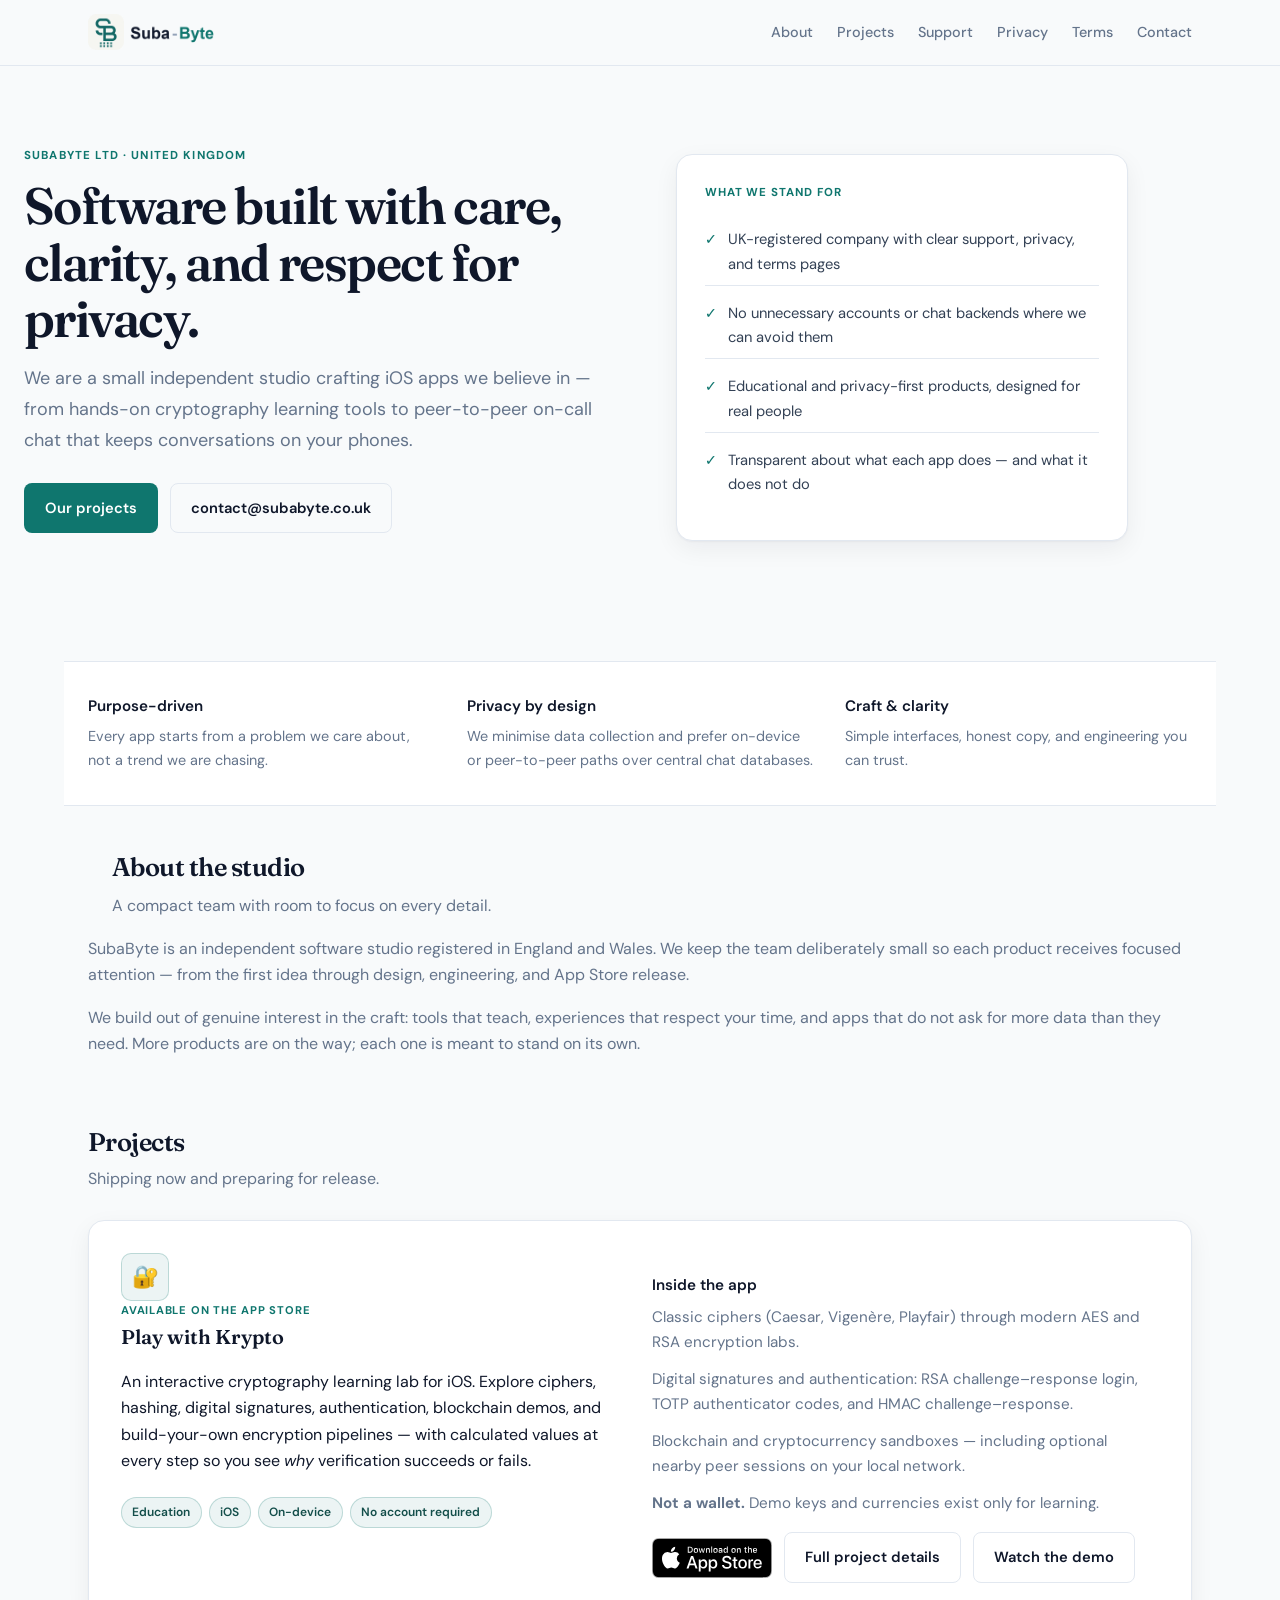
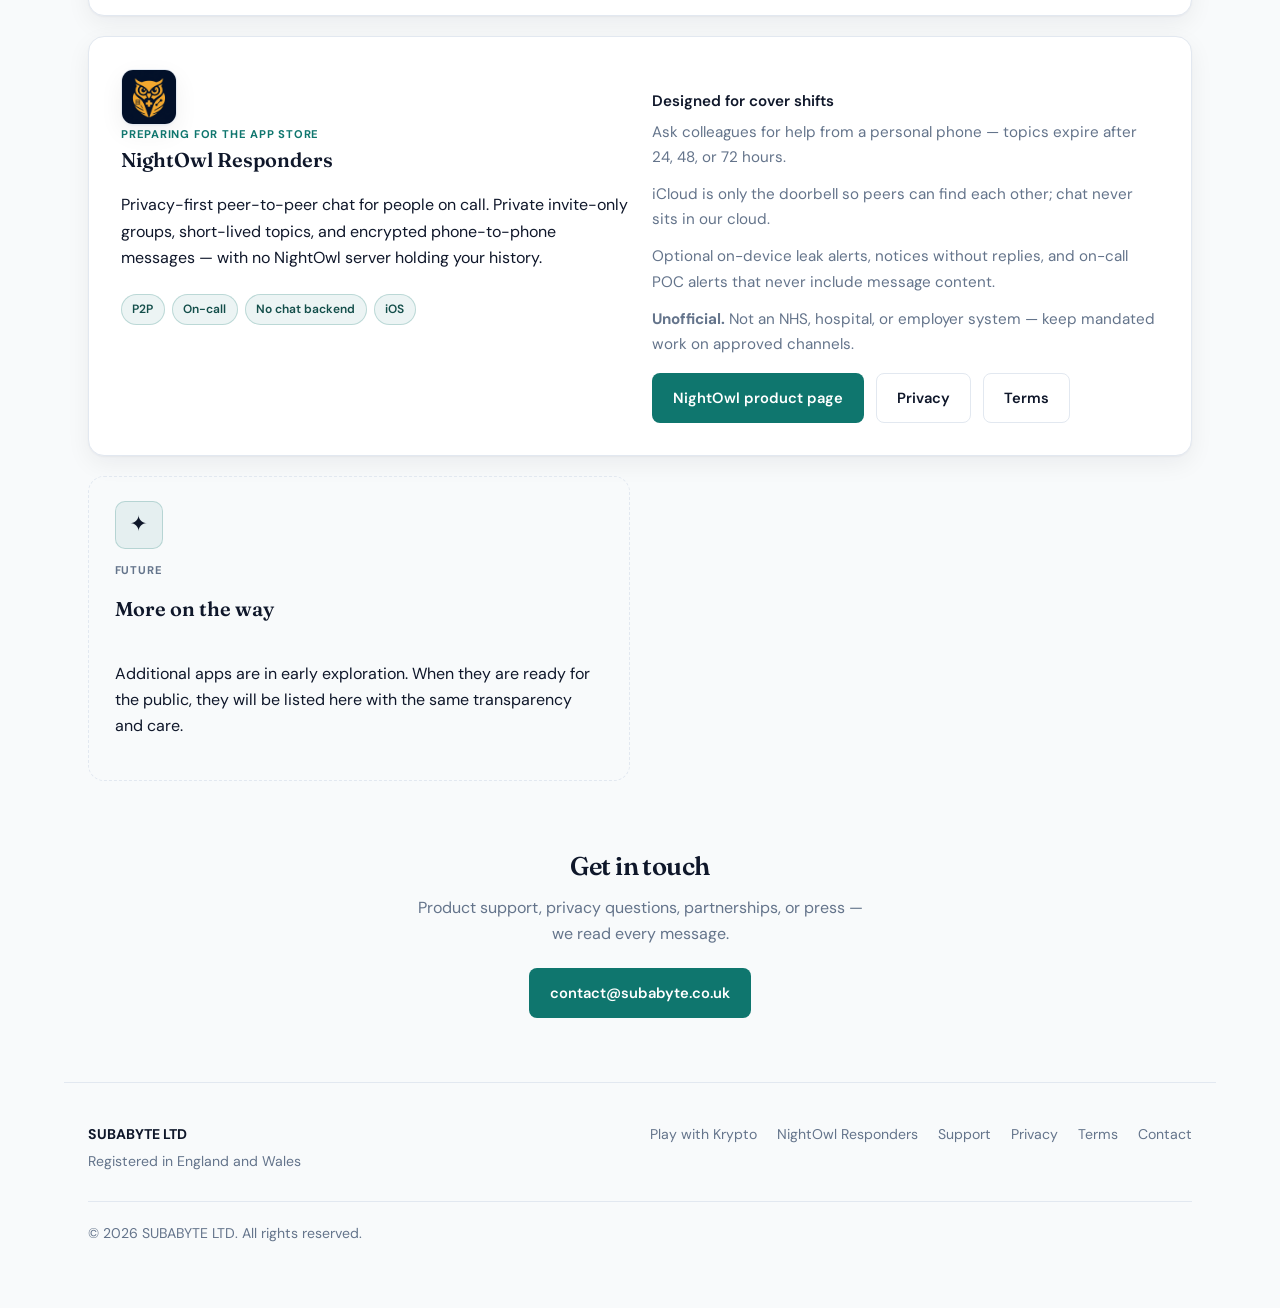
<file: index.html>
<!DOCTYPE html>
<html lang="en-GB">
<head>
  <meta charset="utf-8">
  <meta name="viewport" content="width=device-width, initial-scale=1">
  <title>SubaByte — Independent software studio</title>
  <meta name="description" content="SubaByte LTD builds thoughtful iOS apps from the UK — educational cryptography, privacy-first on-call chat, and more.">
  <link rel="icon" href="assets/logo-mark.png?v=4" type="image/png">
  <link rel="icon" href="assets/logo-mark.svg?v=4" type="image/svg+xml">
  <link rel="preconnect" href="https://fonts.googleapis.com">
  <link rel="preconnect" href="https://fonts.gstatic.com" crossorigin>
  <link href="https://fonts.googleapis.com/css2?family=DM+Sans:ital,opsz,wght@0,9..40,400;0,9..40,500;0,9..40,600;0,9..40,700;1,9..40,400&family=Fraunces:opsz,wght@9..144,500;9..144,600;9..144,700&display=swap" rel="stylesheet">
  <link rel="stylesheet" href="styles.css">
</head>
<body>
  <header class="site-header">
    <div class="site-header__inner">
      <a class="brand" href="index.html">
        <img src="assets/logo.png?v=4" alt="SubaByte" width="200" height="40">
      </a>
      <nav>
        <a href="#about">About</a>
        <a href="#projects">Projects</a>
        <a href="support.html">Support</a>
        <a href="privacy.html">Privacy</a>
        <a href="terms.html">Terms</a>
        <a href="mailto:contact@subabyte.co.uk">Contact</a>
      </nav>
    </div>
  </header>

  <main>
    <section class="company-hero">
      <div>
        <p class="eyebrow">SUBABYTE LTD · United Kingdom</p>
        <h1>Software built with care, clarity, and respect for privacy.</h1>
        <p class="lede">
          We are a small independent studio crafting iOS apps we believe in —
          from hands-on cryptography learning tools to peer-to-peer on-call chat
          that keeps conversations on your phones.
        </p>
        <p class="cta-row">
          <a class="button" href="#projects">Our projects</a>
          <a class="button ghost" href="mailto:contact@subabyte.co.uk">contact@subabyte.co.uk</a>
        </p>
      </div>
      <aside class="hero-panel" aria-label="Why SubaByte">
        <p class="hero-panel__title">What we stand for</p>
        <ul class="trust-list">
          <li>UK-registered company with clear support, privacy, and terms pages</li>
          <li>No unnecessary accounts or chat backends where we can avoid them</li>
          <li>Educational and privacy-first products, designed for real people</li>
          <li>Transparent about what each app does — and what it does not do</li>
        </ul>
      </aside>
    </section>

    <section class="values-strip" aria-label="Studio values">
      <div class="value-item">
        <h3>Purpose-driven</h3>
        <p>Every app starts from a problem we care about, not a trend we are chasing.</p>
      </div>
      <div class="value-item">
        <h3>Privacy by design</h3>
        <p>We minimise data collection and prefer on-device or peer-to-peer paths over central chat databases.</p>
      </div>
      <div class="value-item">
        <h3>Craft &amp; clarity</h3>
        <p>Simple interfaces, honest copy, and engineering you can trust.</p>
      </div>
    </section>

    <section class="section section--wide" id="about" aria-labelledby="about-heading">
      <div class="section-heading">
        <h2 id="about-heading">About the studio</h2>
        <p class="section-intro">A compact team with room to focus on every detail.</p>
      </div>
      <p>
        SubaByte is an independent software studio registered in England and Wales.
        We keep the team deliberately small so each product receives focused attention —
        from the first idea through design, engineering, and App Store release.
      </p>
      <p>
        We build out of genuine interest in the craft: tools that teach, experiences that
        respect your time, and apps that do not ask for more data than they need.
        More products are on the way; each one is meant to stand on its own.
      </p>
    </section>

    <section id="projects" aria-labelledby="projects-heading">
      <div class="section-heading" style="padding-top: 2.5rem;">
        <h2 id="projects-heading">Projects</h2>
        <p class="section-intro">Shipping now and preparing for release.</p>
      </div>

      <div class="project-grid">
        <article class="project project--featured">
          <div>
            <div class="project-icon" aria-hidden="true">🔐</div>
            <p class="project-status">Available on the App Store</p>
            <h3>Play with Krypto</h3>
            <p>
              An interactive cryptography learning lab for iOS. Explore ciphers, hashing,
              digital signatures, authentication, blockchain demos, and build-your-own
              encryption pipelines — with calculated values at every step so you see
              <em>why</em> verification succeeds or fails.
            </p>
            <ul class="feature-tags">
              <li>Education</li>
              <li>iOS</li>
              <li>On-device</li>
              <li>No account required</li>
            </ul>
          </div>
          <div class="project-copy">
            <h4>Inside the app</h4>
            <p>Classic ciphers (Caesar, Vigenère, Playfair) through modern AES and RSA encryption labs.</p>
            <p>Digital signatures and authentication: RSA challenge–response login, TOTP authenticator codes, and HMAC challenge–response.</p>
            <p>Blockchain and cryptocurrency sandboxes — including optional nearby peer sessions on your local network.</p>
            <p><strong>Not a wallet.</strong> Demo keys and currencies exist only for learning.</p>
            <p class="cta-row" style="margin-top: 1rem;">
              <a class="app-store-badge" href="https://apps.apple.com/app/play-with-krypto/id6793984619" target="_blank" rel="noopener noreferrer">
                <img src="assets/download-on-the-app-store.svg" width="150" height="50" alt="Download on the App Store">
              </a>
              <a class="button ghost" href="play-with-krypto.html">Full project details</a>
              <a class="button ghost" href="play-with-krypto.html#promo">Watch the demo</a>
            </p>
          </div>
        </article>

        <article class="project project--featured">
          <div>
            <img class="project-app-icon" src="assets/nightowl-responders-icon.png" width="56" height="56" alt="">
            <p class="project-status">Preparing for the App Store</p>
            <h3>NightOwl Responders</h3>
            <p>
              Privacy-first peer-to-peer chat for people on call.
              Private invite-only groups, short-lived topics, and encrypted phone-to-phone
              messages — with no NightOwl server holding your history.
            </p>
            <ul class="feature-tags">
              <li>P2P</li>
              <li>On-call</li>
              <li>No chat backend</li>
              <li>iOS</li>
            </ul>
          </div>
          <div class="project-copy">
            <h4>Designed for cover shifts</h4>
            <p>Ask colleagues for help from a personal phone — topics expire after 24, 48, or 72 hours.</p>
            <p>iCloud is only the doorbell so peers can find each other; chat never sits in our cloud.</p>
            <p>Optional on-device leak alerts, notices without replies, and on-call POC alerts that never include message content.</p>
            <p><strong>Unofficial.</strong> Not an NHS, hospital, or employer system — keep mandated work on approved channels.</p>
            <p class="cta-row" style="margin-top: 1rem;">
              <a class="button" href="nightowl-responders.html">NightOwl product page</a>
              <a class="button ghost" href="privacy.html#nightowl">Privacy</a>
              <a class="button ghost" href="terms.html">Terms</a>
            </p>
          </div>
        </article>

        <article class="project project-soon">
          <div class="project-icon" aria-hidden="true">✦</div>
          <p class="project-status">Future</p>
          <h3>More on the way</h3>
          <p>
            Additional apps are in early exploration. When they are ready for the public,
            they will be listed here with the same transparency and care.
          </p>
        </article>
      </div>
    </section>

    <section class="contact-band" aria-labelledby="contact-heading">
      <h2 id="contact-heading">Get in touch</h2>
      <p>
        Product support, privacy questions, partnerships, or press —
        we read every message.
      </p>
      <a class="button" href="mailto:contact@subabyte.co.uk">contact@subabyte.co.uk</a>
    </section>
  </main>

  <footer class="site-footer">
    <div class="footer-brand">
      <strong>SUBABYTE LTD</strong>
      <span>Registered in England and Wales</span>
    </div>
    <div class="footer-links">
      <a href="play-with-krypto.html">Play with Krypto</a>
      <a href="nightowl-responders.html">NightOwl Responders</a>
      <a href="support.html">Support</a>
      <a href="privacy.html">Privacy</a>
      <a href="terms.html">Terms</a>
      <a href="mailto:contact@subabyte.co.uk">Contact</a>
    </div>
    <p class="footer-copy">© <span id="year"></span> SUBABYTE LTD. All rights reserved.</p>
  </footer>
  <script>document.getElementById("year").textContent = new Date().getFullYear();</script>
</body>
</html>
</file>
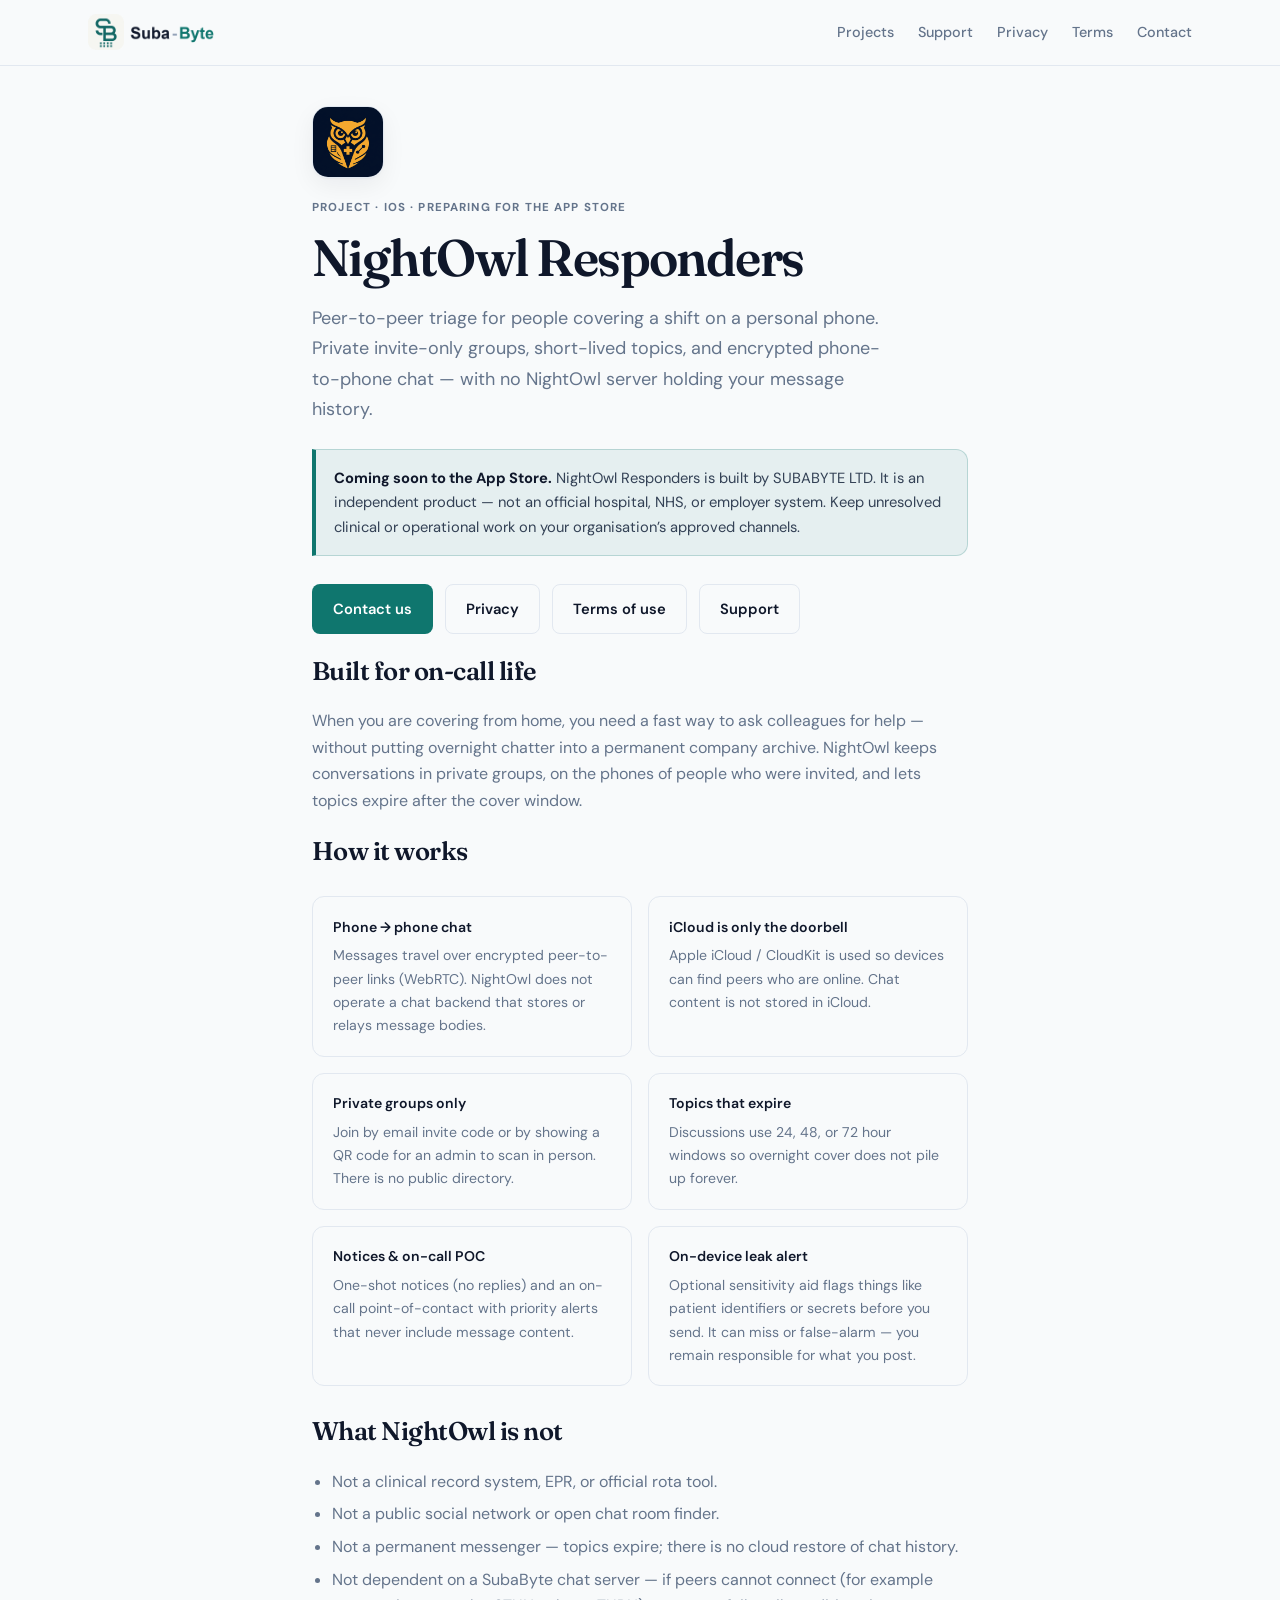
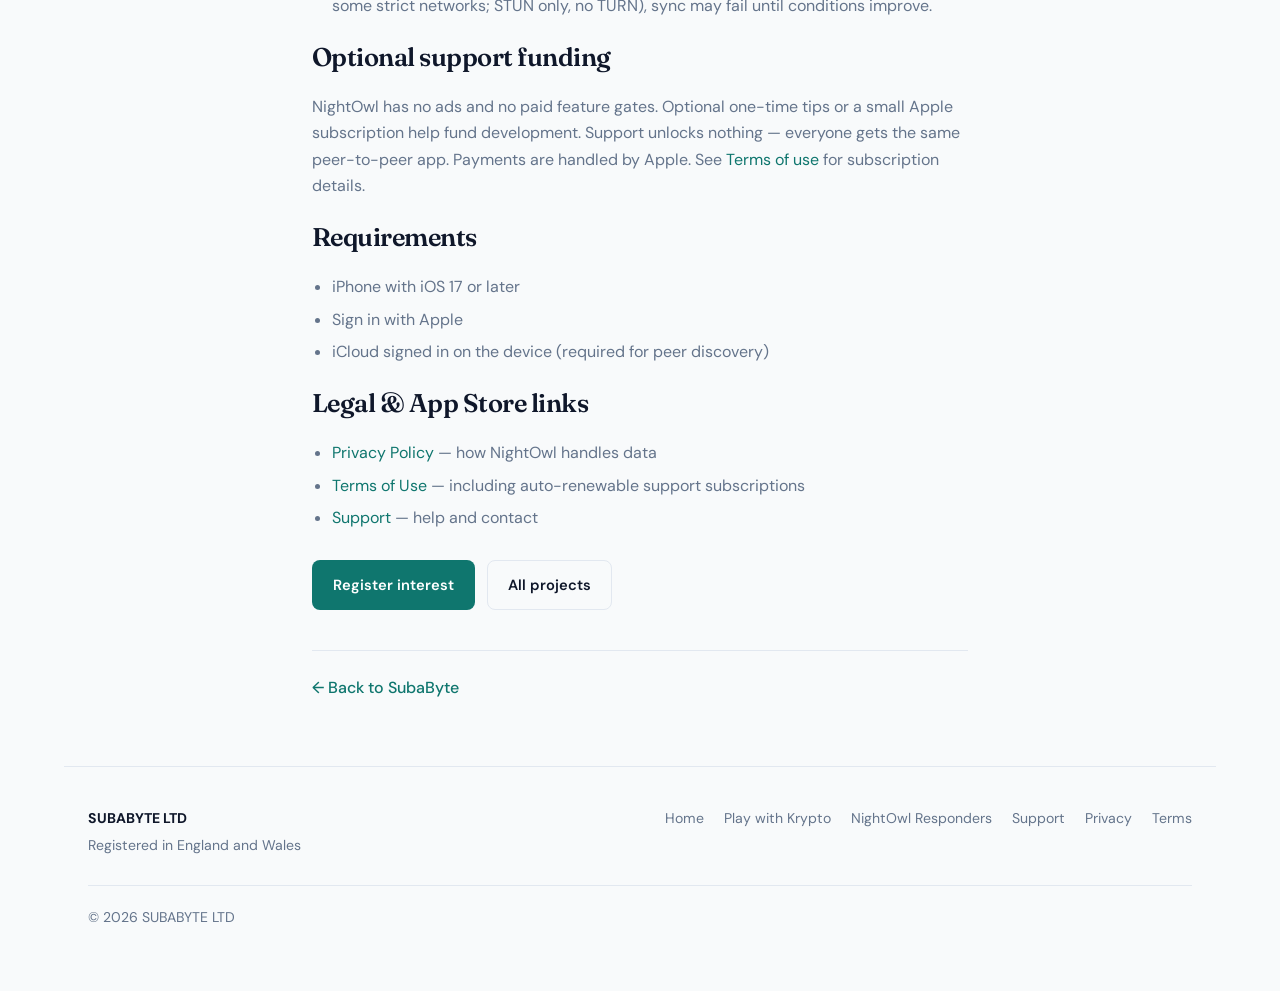
<file: nightowl-responders.html>
<!DOCTYPE html>
<html lang="en-GB">
<head>
  <meta charset="utf-8">
  <meta name="viewport" content="width=device-width, initial-scale=1">
  <title>NightOwl Responders — SubaByte</title>
  <meta name="description" content="NightOwl Responders is a privacy-first peer-to-peer on-call chat app from SUBABYTE LTD. Private groups, short-lived topics, no NightOwl chat server — messages stay on your phones.">
  <link rel="canonical" href="https://subabyte.co.uk/nightowl-responders.html">
  <link rel="icon" href="assets/logo-mark.png?v=4" type="image/png">
  <link rel="icon" href="assets/logo-mark.svg?v=4" type="image/svg+xml">
  <link rel="preconnect" href="https://fonts.googleapis.com">
  <link rel="preconnect" href="https://fonts.gstatic.com" crossorigin>
  <link href="https://fonts.googleapis.com/css2?family=DM+Sans:ital,opsz,wght@0,9..40,400;0,9..40,500;0,9..40,600;0,9..40,700&family=Fraunces:opsz,wght@9..144,500;9..144,600;9..144,700&display=swap" rel="stylesheet">
  <link rel="stylesheet" href="styles.css">
</head>
<body>
  <header class="site-header">
    <div class="site-header__inner">
      <a class="brand" href="index.html">
        <img src="assets/logo.png?v=4" alt="SubaByte" width="200" height="40">
      </a>
      <nav>
        <a href="index.html#projects">Projects</a>
        <a href="support.html">Support</a>
        <a href="privacy.html">Privacy</a>
        <a href="terms.html">Terms</a>
        <a href="mailto:contact@subabyte.co.uk">Contact</a>
      </nav>
    </div>
  </header>

  <main class="page project-page">
    <img class="app-hero-icon" src="assets/nightowl-responders-icon.png" width="72" height="72" alt="NightOwl Responders app icon">
    <p class="eyebrow">Project · iOS · Preparing for the App Store</p>
    <h1>NightOwl Responders</h1>
    <p class="lede">
      Peer-to-peer triage for people covering a shift on a personal phone.
      Private invite-only groups, short-lived topics, and encrypted phone-to-phone chat —
      with no NightOwl server holding your message history.
    </p>

    <div class="note">
      <strong>Coming soon to the App Store.</strong>
      NightOwl Responders is built by SUBABYTE LTD. It is an independent product —
      not an official hospital, NHS, or employer system. Keep unresolved clinical or
      operational work on your organisation’s approved channels.
    </div>

    <p class="cta-row">
      <a class="button" href="mailto:contact@subabyte.co.uk?subject=NightOwl%20Responders">Contact us</a>
      <a class="button ghost" href="privacy.html#nightowl">Privacy</a>
      <a class="button ghost" href="terms.html">Terms of use</a>
      <a class="button ghost" href="support.html#nightowl">Support</a>
    </p>

    <h2>Built for on-call life</h2>
    <p>
      When you are covering from home, you need a fast way to ask colleagues for help —
      without putting overnight chatter into a permanent company archive.
      NightOwl keeps conversations in private groups, on the phones of people who were invited,
      and lets topics expire after the cover window.
    </p>

    <h2>How it works</h2>
    <div class="card-grid">
      <div class="info-card">
        <h4>Phone → phone chat</h4>
        <p>Messages travel over encrypted peer-to-peer links (WebRTC). NightOwl does not operate a chat backend that stores or relays message bodies.</p>
      </div>
      <div class="info-card">
        <h4>iCloud is only the doorbell</h4>
        <p>Apple iCloud / CloudKit is used so devices can find peers who are online. Chat content is not stored in iCloud.</p>
      </div>
      <div class="info-card">
        <h4>Private groups only</h4>
        <p>Join by email invite code or by showing a QR code for an admin to scan in person. There is no public directory.</p>
      </div>
      <div class="info-card">
        <h4>Topics that expire</h4>
        <p>Discussions use 24, 48, or 72 hour windows so overnight cover does not pile up forever.</p>
      </div>
      <div class="info-card">
        <h4>Notices &amp; on-call POC</h4>
        <p>One-shot notices (no replies) and an on-call point-of-contact with priority alerts that never include message content.</p>
      </div>
      <div class="info-card">
        <h4>On-device leak alert</h4>
        <p>Optional sensitivity aid flags things like patient identifiers or secrets before you send. It can miss or false-alarm — you remain responsible for what you post.</p>
      </div>
    </div>

    <h2>What NightOwl is not</h2>
    <ul>
      <li>Not a clinical record system, EPR, or official rota tool.</li>
      <li>Not a public social network or open chat room finder.</li>
      <li>Not a permanent messenger — topics expire; there is no cloud restore of chat history.</li>
      <li>Not dependent on a SubaByte chat server — if peers cannot connect (for example some strict networks; STUN only, no TURN), sync may fail until conditions improve.</li>
    </ul>

    <h2>Optional support funding</h2>
    <p>
      NightOwl has no ads and no paid feature gates. Optional one-time tips or a small
      Apple subscription help fund development. Support unlocks nothing — everyone gets
      the same peer-to-peer app. Payments are handled by Apple.
      See <a href="terms.html">Terms of use</a> for subscription details.
    </p>

    <h2>Requirements</h2>
    <ul>
      <li>iPhone with iOS&nbsp;17 or later</li>
      <li>Sign in with Apple</li>
      <li>iCloud signed in on the device (required for peer discovery)</li>
    </ul>

    <h2>Legal &amp; App Store links</h2>
    <ul>
      <li><a href="privacy.html#nightowl">Privacy Policy</a> — how NightOwl handles data</li>
      <li><a href="terms.html">Terms of Use</a> — including auto-renewable support subscriptions</li>
      <li><a href="support.html#nightowl">Support</a> — help and contact</li>
    </ul>

    <p class="cta-row">
      <a class="button" href="mailto:contact@subabyte.co.uk?subject=NightOwl%20Responders%20interest">Register interest</a>
      <a class="button ghost" href="index.html#projects">All projects</a>
    </p>

    <p class="back-link"><a href="index.html">← Back to SubaByte</a></p>
  </main>

  <footer class="site-footer">
    <div class="footer-brand">
      <strong>SUBABYTE LTD</strong>
      <span>Registered in England and Wales</span>
    </div>
    <div class="footer-links">
      <a href="index.html">Home</a>
      <a href="play-with-krypto.html">Play with Krypto</a>
      <a href="nightowl-responders.html">NightOwl Responders</a>
      <a href="support.html">Support</a>
      <a href="privacy.html">Privacy</a>
      <a href="terms.html">Terms</a>
    </div>
    <p class="footer-copy">© <span id="year"></span> SUBABYTE LTD</p>
  </footer>
  <script>document.getElementById("year").textContent = new Date().getFullYear();</script>
</body>
</html>
</file>
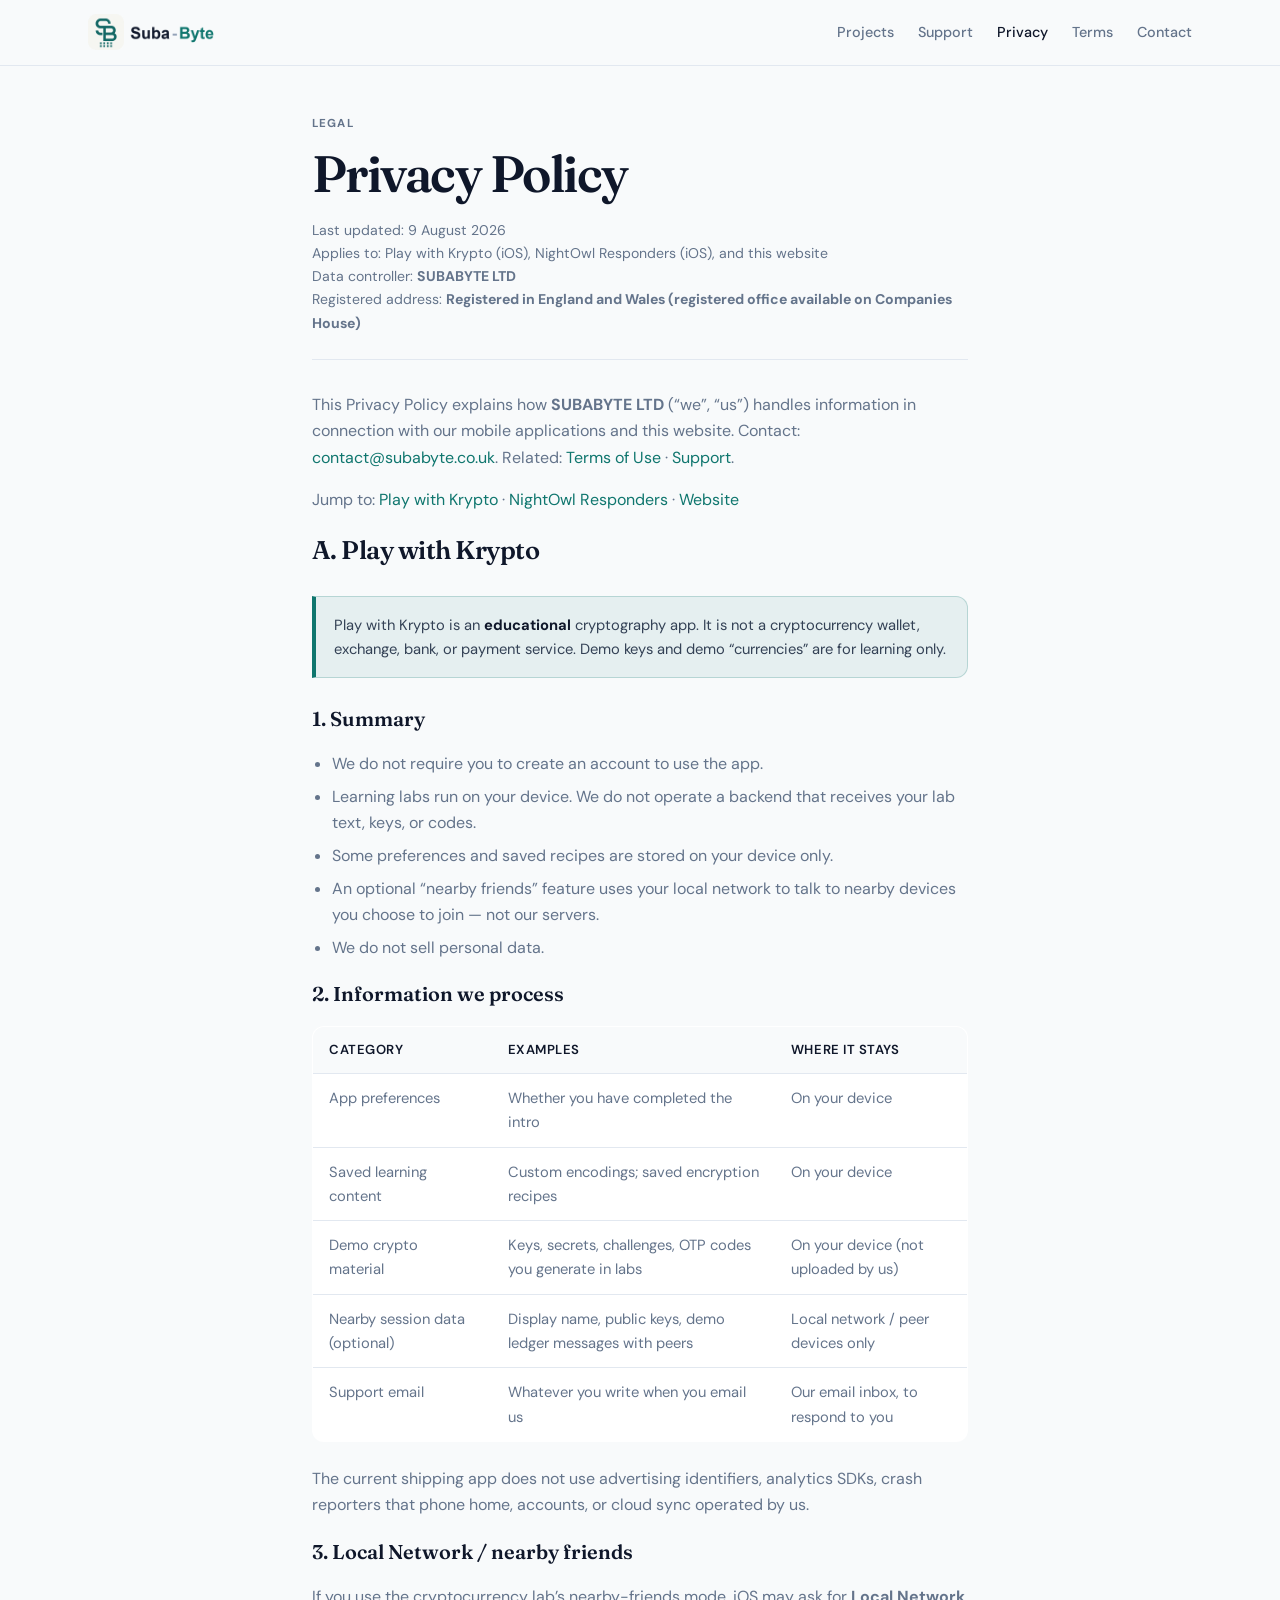
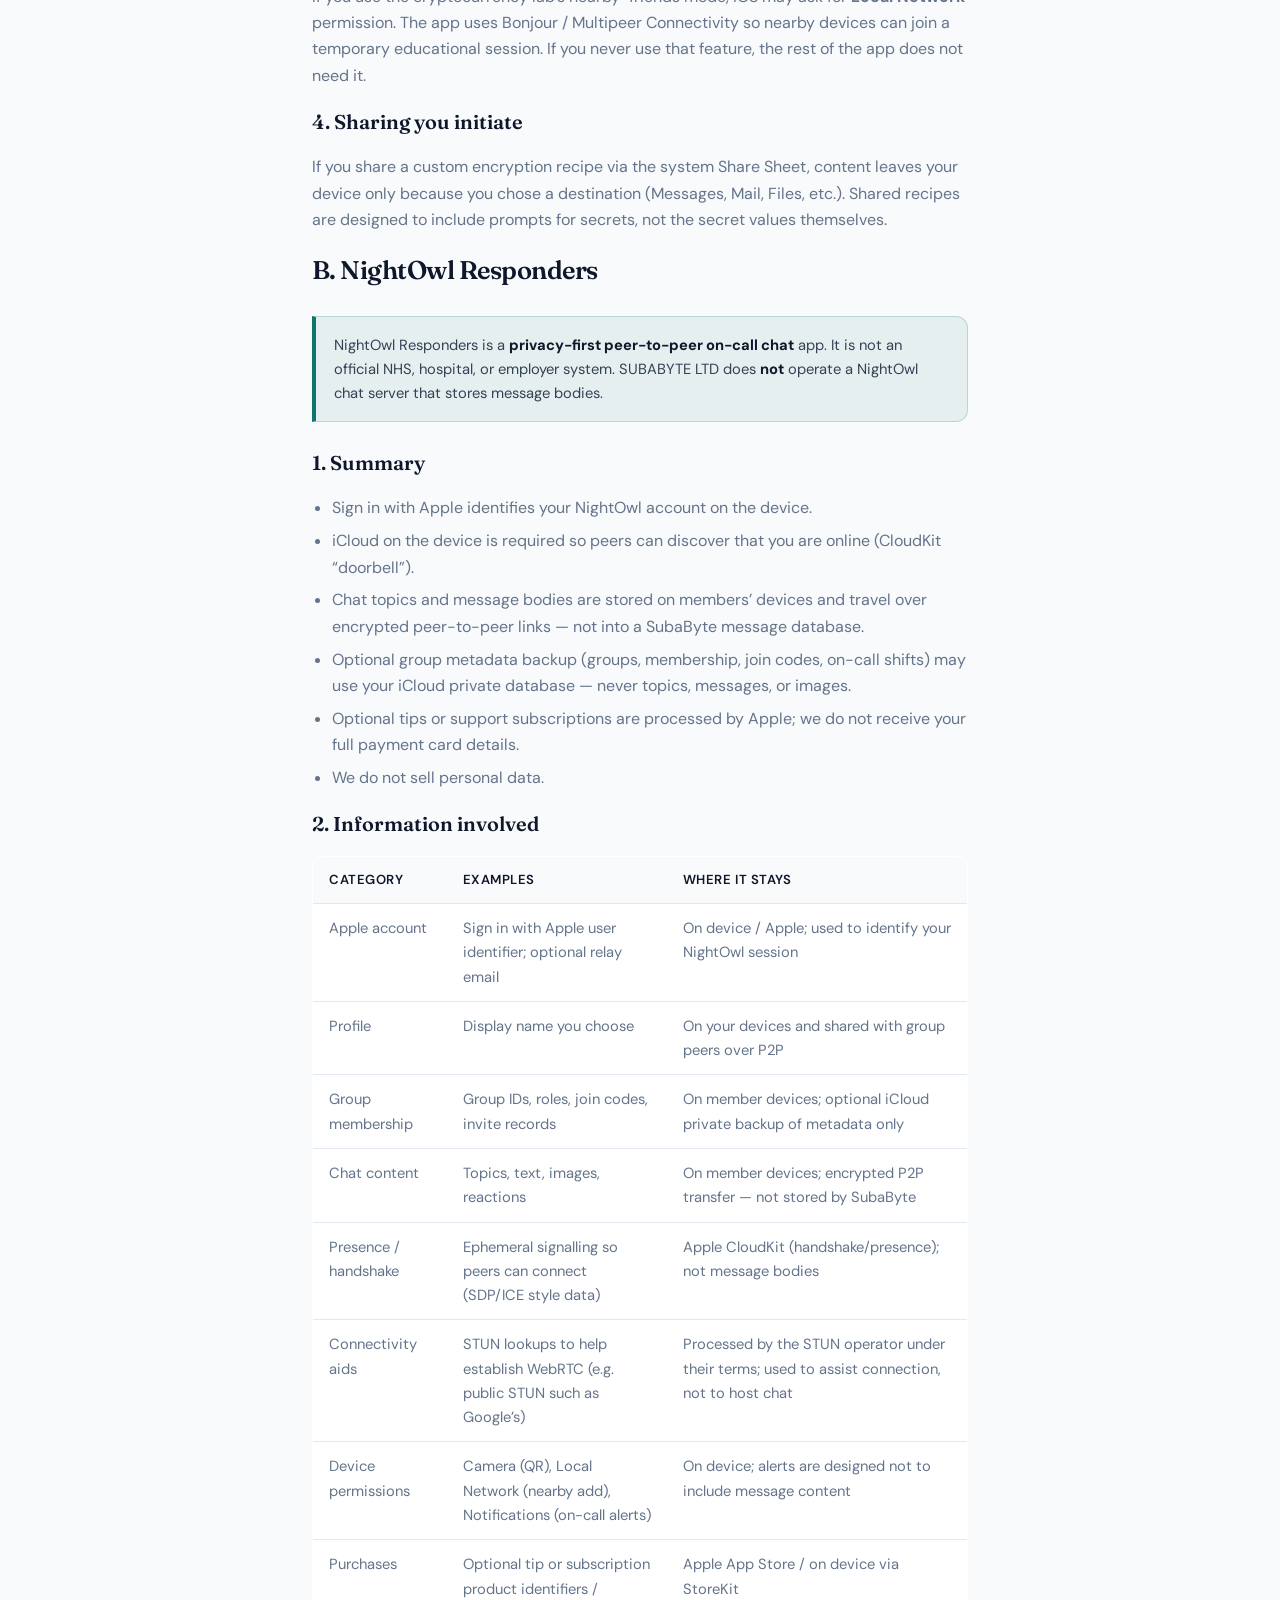
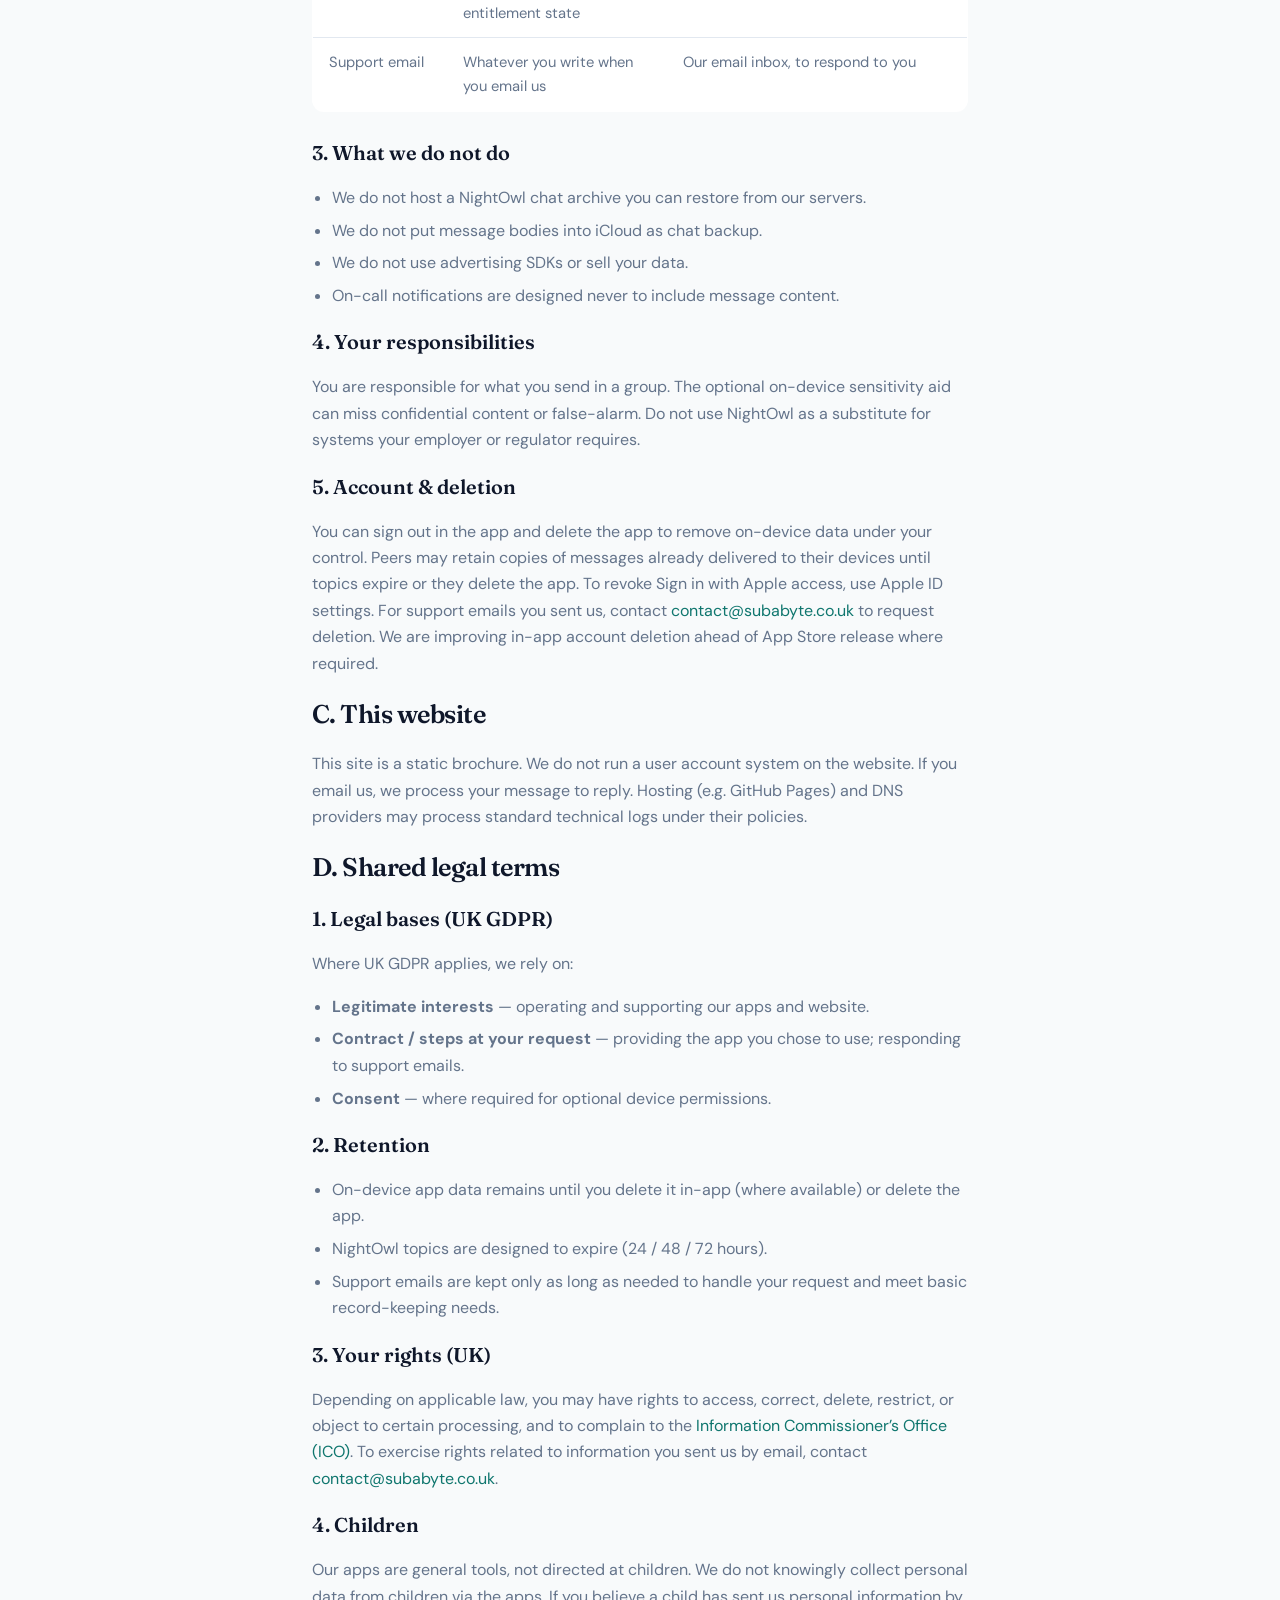
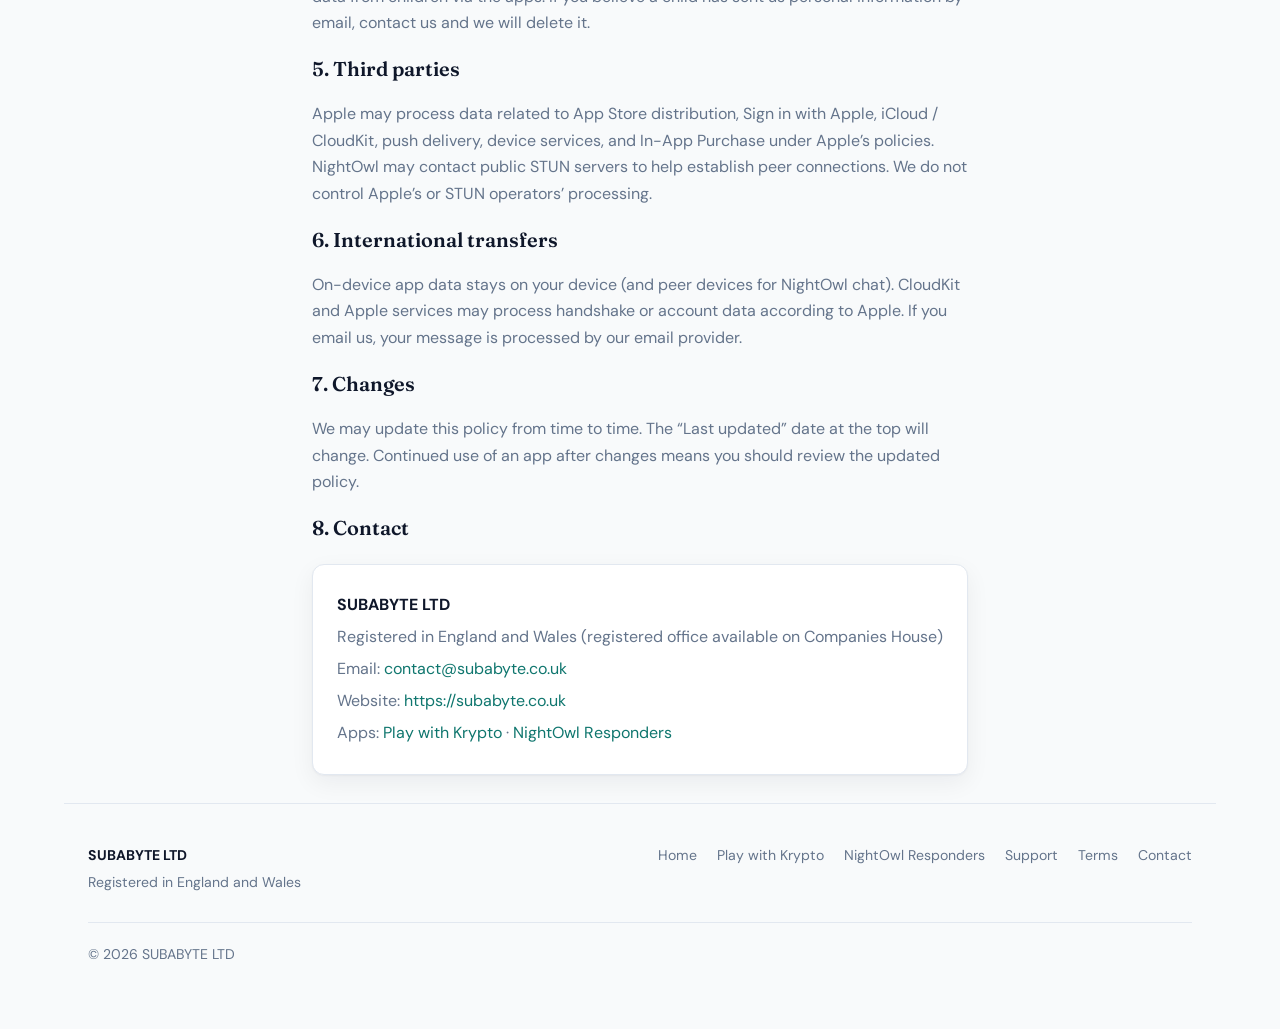
<file: privacy.html>
<!DOCTYPE html>
<html lang="en-GB">
<head>
  <meta charset="utf-8">
  <meta name="viewport" content="width=device-width, initial-scale=1">
  <title>Privacy Policy — SubaByte</title>
  <meta name="description" content="Privacy Policy for Play with Krypto, NightOwl Responders, and SUBABYTE LTD.">
  <link rel="canonical" href="https://subabyte.co.uk/privacy.html">
  <link rel="icon" href="assets/logo-mark.png?v=4" type="image/png">
  <link rel="icon" href="assets/logo-mark.svg?v=4" type="image/svg+xml">
  <link rel="preconnect" href="https://fonts.googleapis.com">
  <link rel="preconnect" href="https://fonts.gstatic.com" crossorigin>
  <link href="https://fonts.googleapis.com/css2?family=DM+Sans:ital,opsz,wght@0,9..40,400;0,9..40,500;0,9..40,600;0,9..40,700&family=Fraunces:opsz,wght@9..144,500;9..144,600;9..144,700&display=swap" rel="stylesheet">
  <link rel="stylesheet" href="styles.css">
</head>
<body>
  <header class="site-header">
    <div class="site-header__inner">
      <a class="brand" href="index.html">
        <img src="assets/logo.png?v=4" alt="SubaByte" width="200" height="40">
      </a>
      <nav>
        <a href="index.html#projects">Projects</a>
        <a href="support.html">Support</a>
        <a href="privacy.html" aria-current="page">Privacy</a>
        <a href="terms.html">Terms</a>
        <a href="mailto:contact@subabyte.co.uk">Contact</a>
      </nav>
    </div>
  </header>

  <main class="page page-hero">
    <p class="eyebrow">Legal</p>
    <h1>Privacy Policy</h1>
    <p class="meta">
      Last updated: 9 August 2026<br>
      Applies to: Play with Krypto (iOS), NightOwl Responders (iOS), and this website<br>
      Data controller: <strong>SUBABYTE LTD</strong><br>
      Registered address: <strong>Registered in England and Wales (registered office available on Companies House)</strong>
    </p>

    <p>
      This Privacy Policy explains how <strong>SUBABYTE LTD</strong>
      (“we”, “us”) handles information in connection with our mobile applications
      and this website. Contact:
      <a href="mailto:contact@subabyte.co.uk">contact@subabyte.co.uk</a>.
      Related: <a href="terms.html">Terms of Use</a> · <a href="support.html">Support</a>.
    </p>

    <p>
      Jump to:
      <a href="#play-with-krypto">Play with Krypto</a> ·
      <a href="#nightowl">NightOwl Responders</a> ·
      <a href="#website">Website</a>
    </p>

    <h2 id="play-with-krypto">A. Play with Krypto</h2>

    <div class="note">
      Play with Krypto is an <strong>educational</strong> cryptography app.
      It is not a cryptocurrency wallet, exchange, bank, or payment service.
      Demo keys and demo “currencies” are for learning only.
    </div>

    <h3>1. Summary</h3>
    <ul>
      <li>We do not require you to create an account to use the app.</li>
      <li>Learning labs run on your device. We do not operate a backend that receives your lab text, keys, or codes.</li>
      <li>Some preferences and saved recipes are stored on your device only.</li>
      <li>An optional “nearby friends” feature uses your local network to talk to nearby devices you choose to join — not our servers.</li>
      <li>We do not sell personal data.</li>
    </ul>

    <h3>2. Information we process</h3>
    <table>
      <thead>
        <tr>
          <th>Category</th>
          <th>Examples</th>
          <th>Where it stays</th>
        </tr>
      </thead>
      <tbody>
        <tr>
          <td>App preferences</td>
          <td>Whether you have completed the intro</td>
          <td>On your device</td>
        </tr>
        <tr>
          <td>Saved learning content</td>
          <td>Custom encodings; saved encryption recipes</td>
          <td>On your device</td>
        </tr>
        <tr>
          <td>Demo crypto material</td>
          <td>Keys, secrets, challenges, OTP codes you generate in labs</td>
          <td>On your device (not uploaded by us)</td>
        </tr>
        <tr>
          <td>Nearby session data (optional)</td>
          <td>Display name, public keys, demo ledger messages with peers</td>
          <td>Local network / peer devices only</td>
        </tr>
        <tr>
          <td>Support email</td>
          <td>Whatever you write when you email us</td>
          <td>Our email inbox, to respond to you</td>
        </tr>
      </tbody>
    </table>

    <p>
      The current shipping app does not use advertising identifiers, analytics SDKs,
      crash reporters that phone home, accounts, or cloud sync operated by us.
    </p>

    <h3>3. Local Network / nearby friends</h3>
    <p>
      If you use the cryptocurrency lab’s nearby-friends mode, iOS may ask for
      <strong>Local Network</strong> permission. The app uses Bonjour / Multipeer Connectivity
      so nearby devices can join a temporary educational session. If you never use that feature,
      the rest of the app does not need it.
    </p>

    <h3>4. Sharing you initiate</h3>
    <p>
      If you share a custom encryption recipe via the system Share Sheet, content leaves your
      device only because you chose a destination (Messages, Mail, Files, etc.). Shared recipes
      are designed to include prompts for secrets, not the secret values themselves.
    </p>

    <h2 id="nightowl">B. NightOwl Responders</h2>

    <div class="note">
      NightOwl Responders is a <strong>privacy-first peer-to-peer on-call chat</strong> app.
      It is not an official NHS, hospital, or employer system.
      SUBABYTE LTD does <strong>not</strong> operate a NightOwl chat server that stores message bodies.
    </div>

    <h3>1. Summary</h3>
    <ul>
      <li>Sign in with Apple identifies your NightOwl account on the device.</li>
      <li>iCloud on the device is required so peers can discover that you are online (CloudKit “doorbell”).</li>
      <li>Chat topics and message bodies are stored on members’ devices and travel over encrypted peer-to-peer links — not into a SubaByte message database.</li>
      <li>Optional group metadata backup (groups, membership, join codes, on-call shifts) may use your iCloud private database — never topics, messages, or images.</li>
      <li>Optional tips or support subscriptions are processed by Apple; we do not receive your full payment card details.</li>
      <li>We do not sell personal data.</li>
    </ul>

    <h3>2. Information involved</h3>
    <table>
      <thead>
        <tr>
          <th>Category</th>
          <th>Examples</th>
          <th>Where it stays</th>
        </tr>
      </thead>
      <tbody>
        <tr>
          <td>Apple account</td>
          <td>Sign in with Apple user identifier; optional relay email</td>
          <td>On device / Apple; used to identify your NightOwl session</td>
        </tr>
        <tr>
          <td>Profile</td>
          <td>Display name you choose</td>
          <td>On your devices and shared with group peers over P2P</td>
        </tr>
        <tr>
          <td>Group membership</td>
          <td>Group IDs, roles, join codes, invite records</td>
          <td>On member devices; optional iCloud private backup of metadata only</td>
        </tr>
        <tr>
          <td>Chat content</td>
          <td>Topics, text, images, reactions</td>
          <td>On member devices; encrypted P2P transfer — not stored by SubaByte</td>
        </tr>
        <tr>
          <td>Presence / handshake</td>
          <td>Ephemeral signalling so peers can connect (SDP/ICE style data)</td>
          <td>Apple CloudKit (handshake/presence); not message bodies</td>
        </tr>
        <tr>
          <td>Connectivity aids</td>
          <td>STUN lookups to help establish WebRTC (e.g. public STUN such as Google’s)</td>
          <td>Processed by the STUN operator under their terms; used to assist connection, not to host chat</td>
        </tr>
        <tr>
          <td>Device permissions</td>
          <td>Camera (QR), Local Network (nearby add), Notifications (on-call alerts)</td>
          <td>On device; alerts are designed not to include message content</td>
        </tr>
        <tr>
          <td>Purchases</td>
          <td>Optional tip or subscription product identifiers / entitlement state</td>
          <td>Apple App Store / on device via StoreKit</td>
        </tr>
        <tr>
          <td>Support email</td>
          <td>Whatever you write when you email us</td>
          <td>Our email inbox, to respond to you</td>
        </tr>
      </tbody>
    </table>

    <h3>3. What we do not do</h3>
    <ul>
      <li>We do not host a NightOwl chat archive you can restore from our servers.</li>
      <li>We do not put message bodies into iCloud as chat backup.</li>
      <li>We do not use advertising SDKs or sell your data.</li>
      <li>On-call notifications are designed never to include message content.</li>
    </ul>

    <h3>4. Your responsibilities</h3>
    <p>
      You are responsible for what you send in a group. The optional on-device sensitivity aid
      can miss confidential content or false-alarm. Do not use NightOwl as a substitute for
      systems your employer or regulator requires.
    </p>

    <h3>5. Account &amp; deletion</h3>
    <p>
      You can sign out in the app and delete the app to remove on-device data under your control.
      Peers may retain copies of messages already delivered to their devices until topics expire
      or they delete the app. To revoke Sign in with Apple access, use Apple ID settings.
      For support emails you sent us, contact
      <a href="mailto:contact@subabyte.co.uk">contact@subabyte.co.uk</a> to request deletion.
      We are improving in-app account deletion ahead of App Store release where required.
    </p>

    <h2 id="website">C. This website</h2>
    <p>
      This site is a static brochure. We do not run a user account system on the website.
      If you email us, we process your message to reply. Hosting (e.g. GitHub Pages) and DNS
      providers may process standard technical logs under their policies.
    </p>

    <h2>D. Shared legal terms</h2>

    <h3>1. Legal bases (UK GDPR)</h3>
    <p>Where UK GDPR applies, we rely on:</p>
    <ul>
      <li><strong>Legitimate interests</strong> — operating and supporting our apps and website.</li>
      <li><strong>Contract / steps at your request</strong> — providing the app you chose to use; responding to support emails.</li>
      <li><strong>Consent</strong> — where required for optional device permissions.</li>
    </ul>

    <h3>2. Retention</h3>
    <ul>
      <li>On-device app data remains until you delete it in-app (where available) or delete the app.</li>
      <li>NightOwl topics are designed to expire (24 / 48 / 72 hours).</li>
      <li>Support emails are kept only as long as needed to handle your request and meet basic record-keeping needs.</li>
    </ul>

    <h3>3. Your rights (UK)</h3>
    <p>
      Depending on applicable law, you may have rights to access, correct, delete, restrict, or
      object to certain processing, and to complain to the
      <a href="https://ico.org.uk" rel="noopener">Information Commissioner’s Office (ICO)</a>.
      To exercise rights related to information you sent us by email, contact
      <a href="mailto:contact@subabyte.co.uk">contact@subabyte.co.uk</a>.
    </p>

    <h3>4. Children</h3>
    <p>
      Our apps are general tools, not directed at children.
      We do not knowingly collect personal data from children via the apps.
      If you believe a child has sent us personal information by email, contact us and we will delete it.
    </p>

    <h3>5. Third parties</h3>
    <p>
      Apple may process data related to App Store distribution, Sign in with Apple, iCloud / CloudKit,
      push delivery, device services, and In-App Purchase under Apple’s policies.
      NightOwl may contact public STUN servers to help establish peer connections.
      We do not control Apple’s or STUN operators’ processing.
    </p>

    <h3>6. International transfers</h3>
    <p>
      On-device app data stays on your device (and peer devices for NightOwl chat).
      CloudKit and Apple services may process handshake or account data according to Apple.
      If you email us, your message is processed by our email provider.
    </p>

    <h3>7. Changes</h3>
    <p>
      We may update this policy from time to time. The “Last updated” date at the top will change.
      Continued use of an app after changes means you should review the updated policy.
    </p>

    <h3>8. Contact</h3>
    <div class="card">
      <p><strong>SUBABYTE LTD</strong></p>
      <p>Registered in England and Wales (registered office available on Companies House)</p>
      <p>Email: <a href="mailto:contact@subabyte.co.uk">contact@subabyte.co.uk</a></p>
      <p>Website: <a href="https://subabyte.co.uk">https://subabyte.co.uk</a></p>
      <p>
        Apps:
        <a href="play-with-krypto.html">Play with Krypto</a> ·
        <a href="nightowl-responders.html">NightOwl Responders</a>
      </p>
    </div>
  </main>

  <footer class="site-footer">
    <div class="footer-brand">
      <strong>SUBABYTE LTD</strong>
      <span>Registered in England and Wales</span>
    </div>
    <div class="footer-links">
      <a href="index.html">Home</a>
      <a href="play-with-krypto.html">Play with Krypto</a>
      <a href="nightowl-responders.html">NightOwl Responders</a>
      <a href="support.html">Support</a>
      <a href="terms.html">Terms</a>
      <a href="mailto:contact@subabyte.co.uk">Contact</a>
    </div>
    <p class="footer-copy">© <span id="year"></span> SUBABYTE LTD</p>
  </footer>
  <script>document.getElementById("year").textContent = new Date().getFullYear();</script>
</body>
</html>
</file>
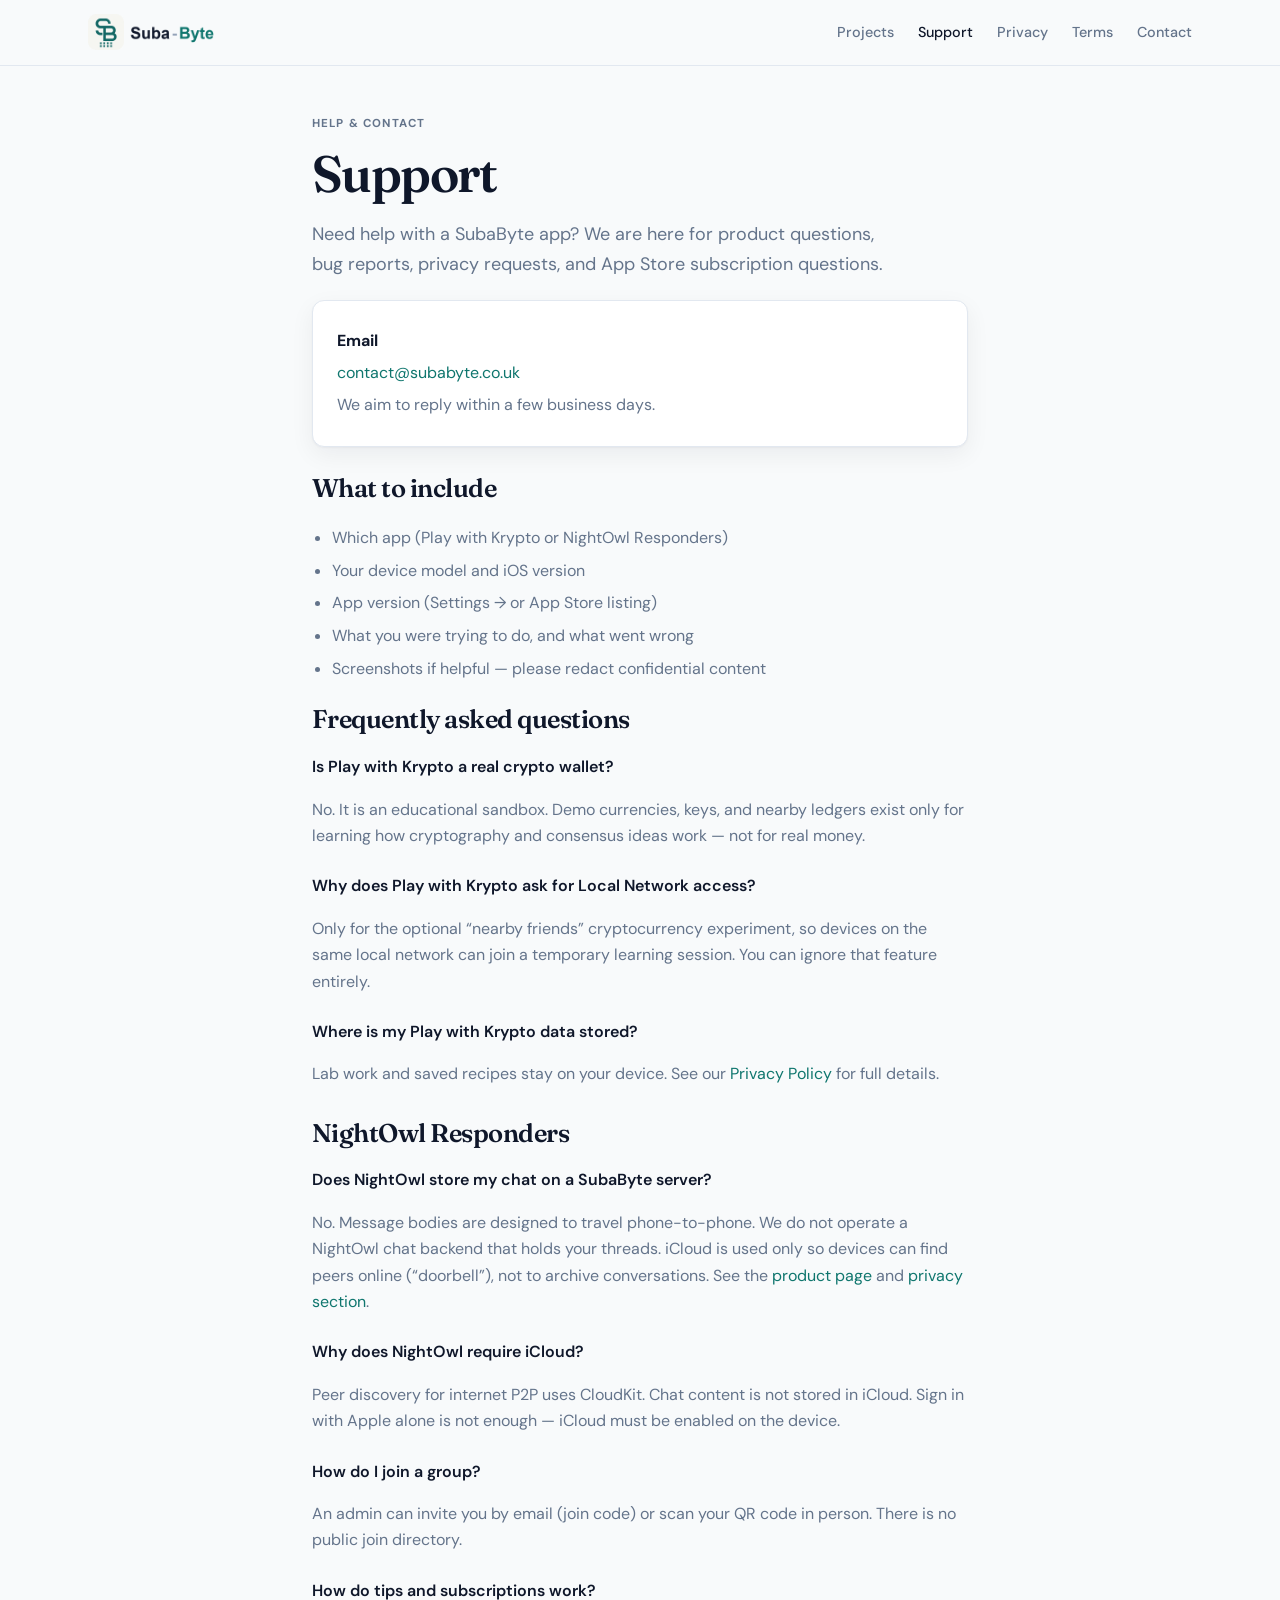
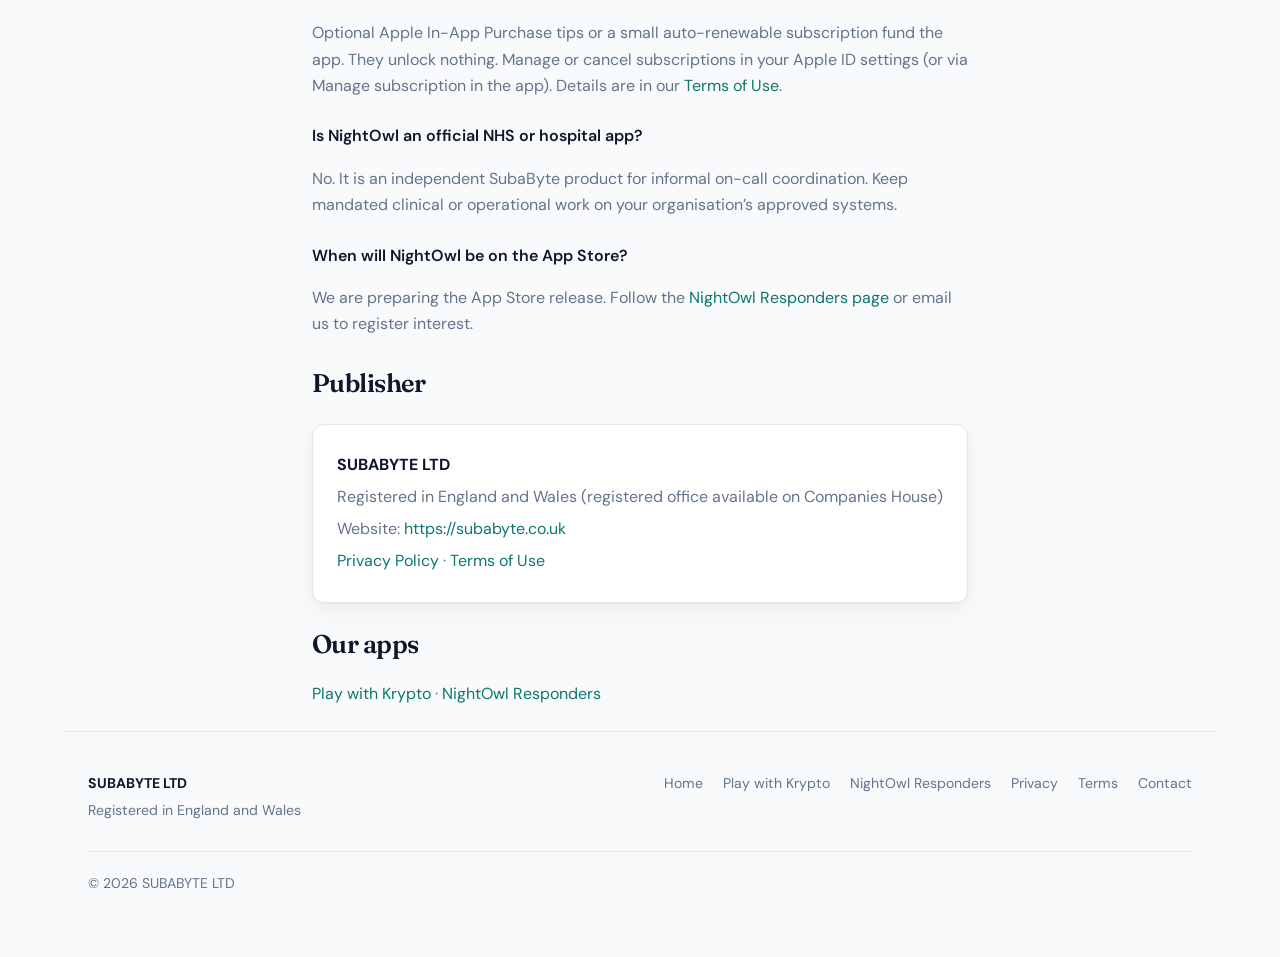
<file: support.html>
<!DOCTYPE html>
<html lang="en-GB">
<head>
  <meta charset="utf-8">
  <meta name="viewport" content="width=device-width, initial-scale=1">
  <title>Support — SubaByte</title>
  <meta name="description" content="Support and contact for SUBABYTE LTD apps, including Play with Krypto and NightOwl Responders.">
  <link rel="canonical" href="https://subabyte.co.uk/support.html">
  <link rel="icon" href="assets/logo-mark.png?v=4" type="image/png">
  <link rel="icon" href="assets/logo-mark.svg?v=4" type="image/svg+xml">
  <link rel="preconnect" href="https://fonts.googleapis.com">
  <link rel="preconnect" href="https://fonts.gstatic.com" crossorigin>
  <link href="https://fonts.googleapis.com/css2?family=DM+Sans:ital,opsz,wght@0,9..40,400;0,9..40,500;0,9..40,600;0,9..40,700&family=Fraunces:opsz,wght@9..144,500;9..144,600;9..144,700&display=swap" rel="stylesheet">
  <link rel="stylesheet" href="styles.css">
</head>
<body>
  <header class="site-header">
    <div class="site-header__inner">
      <a class="brand" href="index.html">
        <img src="assets/logo.png?v=4" alt="SubaByte" width="200" height="40">
      </a>
      <nav>
        <a href="index.html#projects">Projects</a>
        <a href="support.html" aria-current="page">Support</a>
        <a href="privacy.html">Privacy</a>
        <a href="terms.html">Terms</a>
        <a href="mailto:contact@subabyte.co.uk">Contact</a>
      </nav>
    </div>
  </header>

  <main class="page page-hero">
    <p class="eyebrow">Help &amp; contact</p>
    <h1>Support</h1>
    <p class="lede">
      Need help with a SubaByte app? We are here for product questions, bug reports,
      privacy requests, and App Store subscription questions.
    </p>

    <div class="card">
      <p><strong>Email</strong></p>
      <p><a href="mailto:contact@subabyte.co.uk">contact@subabyte.co.uk</a></p>
      <p>We aim to reply within a few business days.</p>
    </div>

    <h2>What to include</h2>
    <ul>
      <li>Which app (Play with Krypto or NightOwl Responders)</li>
      <li>Your device model and iOS version</li>
      <li>App version (Settings → or App Store listing)</li>
      <li>What you were trying to do, and what went wrong</li>
      <li>Screenshots if helpful — please redact confidential content</li>
    </ul>

    <h2>Frequently asked questions</h2>

    <div class="faq-item">
      <h3>Is Play with Krypto a real crypto wallet?</h3>
      <p>
        No. It is an educational sandbox. Demo currencies, keys, and nearby ledgers
        exist only for learning how cryptography and consensus ideas work — not for real money.
      </p>
    </div>

    <div class="faq-item">
      <h3>Why does Play with Krypto ask for Local Network access?</h3>
      <p>
        Only for the optional “nearby friends” cryptocurrency experiment, so devices on the
        same local network can join a temporary learning session. You can ignore that feature entirely.
      </p>
    </div>

    <div class="faq-item">
      <h3>Where is my Play with Krypto data stored?</h3>
      <p>
        Lab work and saved recipes stay on your device.
        See our <a href="privacy.html">Privacy Policy</a> for full details.
      </p>
    </div>

    <h2 id="nightowl">NightOwl Responders</h2>

    <div class="faq-item">
      <h3>Does NightOwl store my chat on a SubaByte server?</h3>
      <p>
        No. Message bodies are designed to travel phone-to-phone. We do not operate a NightOwl
        chat backend that holds your threads. iCloud is used only so devices can find peers online
        (“doorbell”), not to archive conversations. See the
        <a href="nightowl-responders.html">product page</a> and
        <a href="privacy.html#nightowl">privacy section</a>.
      </p>
    </div>

    <div class="faq-item">
      <h3>Why does NightOwl require iCloud?</h3>
      <p>
        Peer discovery for internet P2P uses CloudKit. Chat content is not stored in iCloud.
        Sign in with Apple alone is not enough — iCloud must be enabled on the device.
      </p>
    </div>

    <div class="faq-item">
      <h3>How do I join a group?</h3>
      <p>
        An admin can invite you by email (join code) or scan your QR code in person.
        There is no public join directory.
      </p>
    </div>

    <div class="faq-item">
      <h3>How do tips and subscriptions work?</h3>
      <p>
        Optional Apple In-App Purchase tips or a small auto-renewable subscription fund the app.
        They unlock nothing. Manage or cancel subscriptions in your Apple ID settings
        (or via Manage subscription in the app). Details are in our
        <a href="terms.html#subscriptions">Terms of Use</a>.
      </p>
    </div>

    <div class="faq-item">
      <h3>Is NightOwl an official NHS or hospital app?</h3>
      <p>
        No. It is an independent SubaByte product for informal on-call coordination.
        Keep mandated clinical or operational work on your organisation’s approved systems.
      </p>
    </div>

    <div class="faq-item">
      <h3>When will NightOwl be on the App Store?</h3>
      <p>
        We are preparing the App Store release. Follow the
        <a href="nightowl-responders.html">NightOwl Responders page</a> or email us to register interest.
      </p>
    </div>

    <h2>Publisher</h2>
    <div class="card">
      <p><strong>SUBABYTE LTD</strong></p>
      <p>Registered in England and Wales (registered office available on Companies House)</p>
      <p>Website: <a href="https://subabyte.co.uk">https://subabyte.co.uk</a></p>
      <p>
        <a href="privacy.html">Privacy Policy</a> ·
        <a href="terms.html">Terms of Use</a>
      </p>
    </div>

    <h2>Our apps</h2>
    <p>
      <a href="play-with-krypto.html">Play with Krypto</a> ·
      <a href="nightowl-responders.html">NightOwl Responders</a>
    </p>
  </main>

  <footer class="site-footer">
    <div class="footer-brand">
      <strong>SUBABYTE LTD</strong>
      <span>Registered in England and Wales</span>
    </div>
    <div class="footer-links">
      <a href="index.html">Home</a>
      <a href="play-with-krypto.html">Play with Krypto</a>
      <a href="nightowl-responders.html">NightOwl Responders</a>
      <a href="privacy.html">Privacy</a>
      <a href="terms.html">Terms</a>
      <a href="mailto:contact@subabyte.co.uk">Contact</a>
    </div>
    <p class="footer-copy">© <span id="year"></span> SUBABYTE LTD</p>
  </footer>
  <script>document.getElementById("year").textContent = new Date().getFullYear();</script>
</body>
</html>
</file>
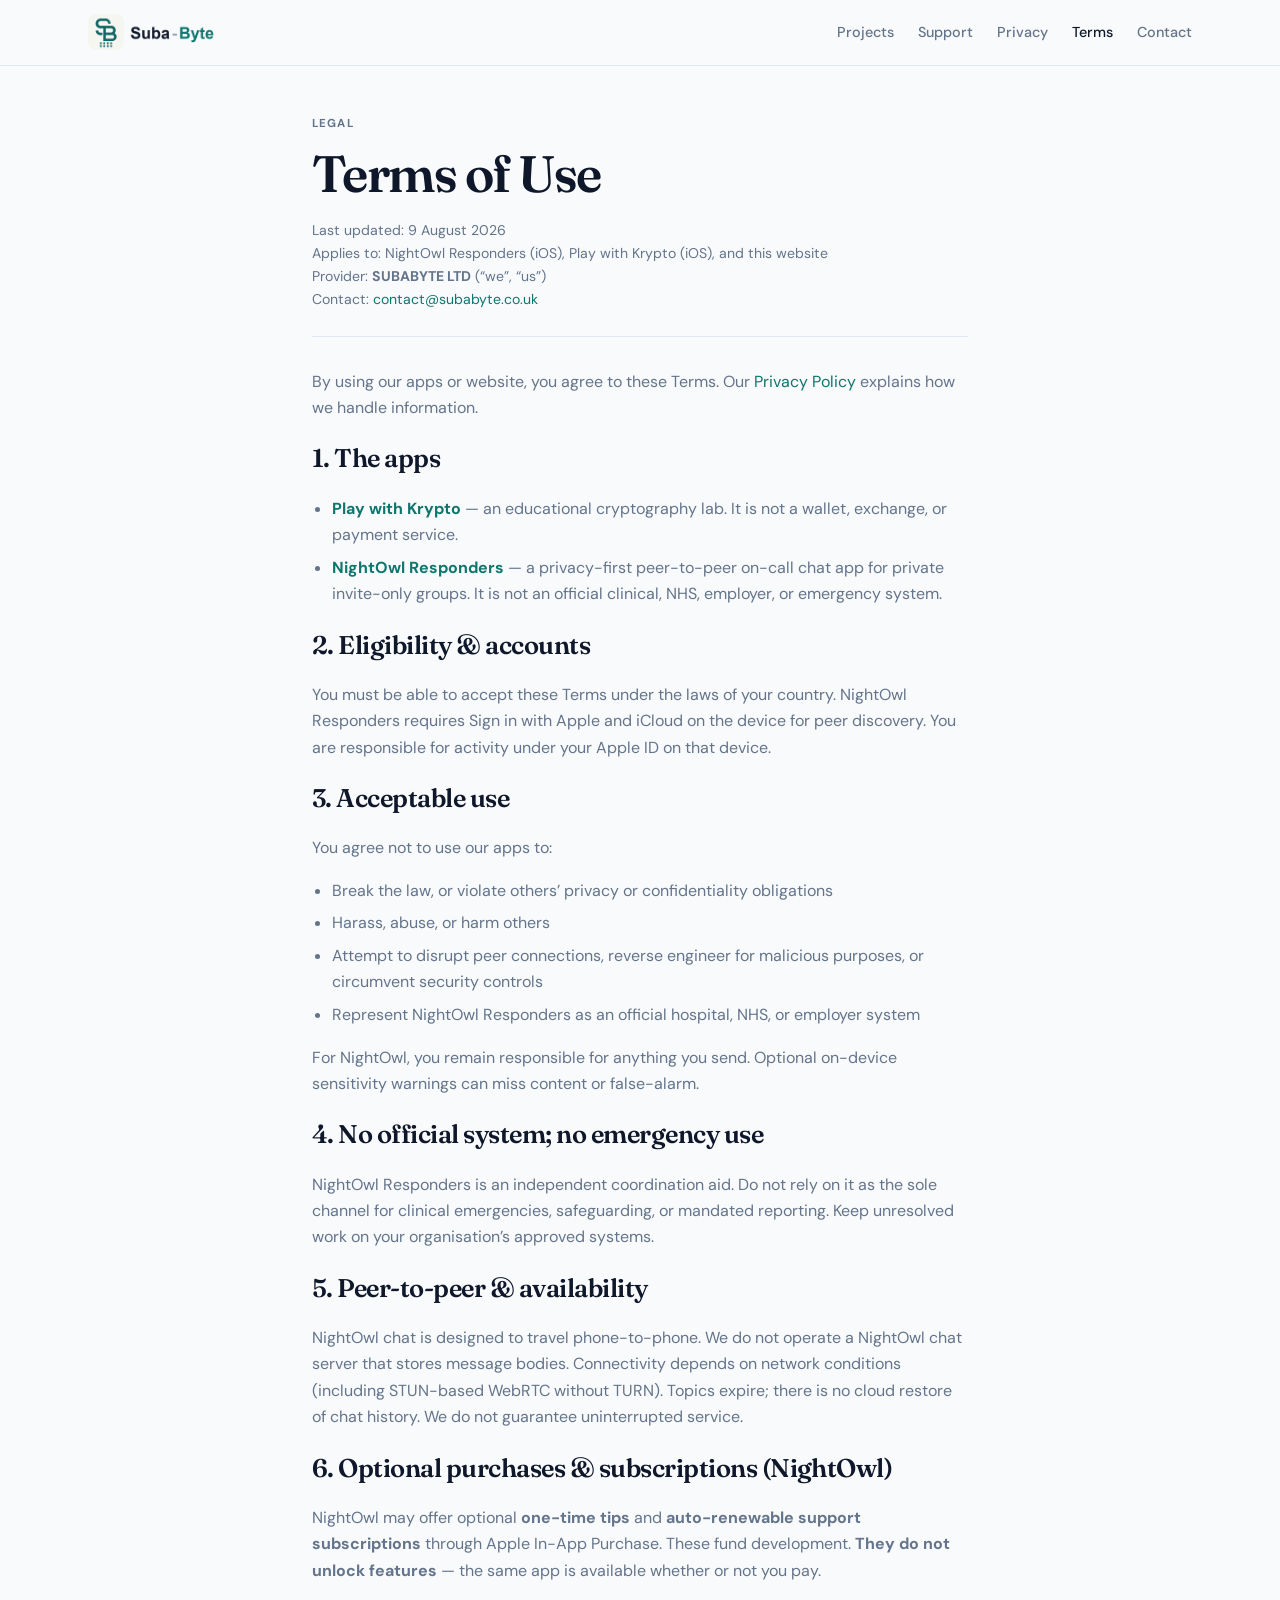
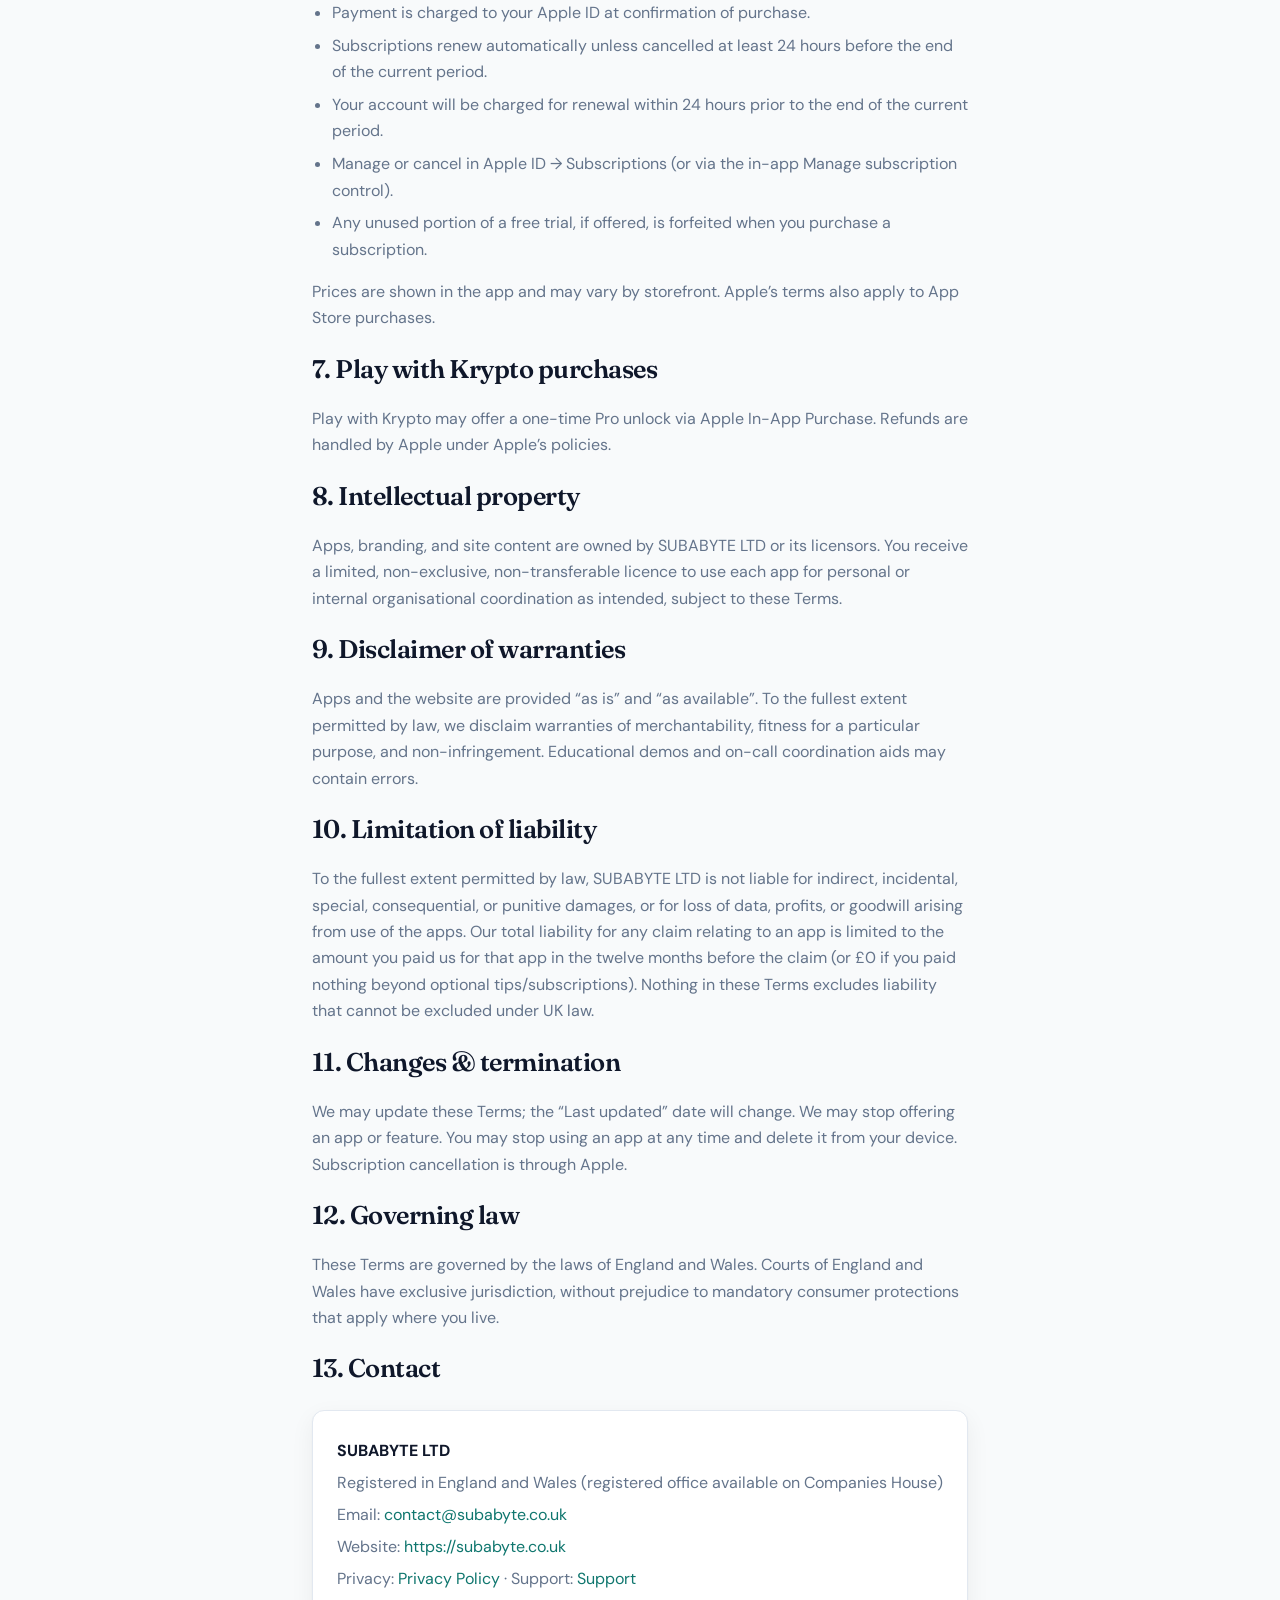
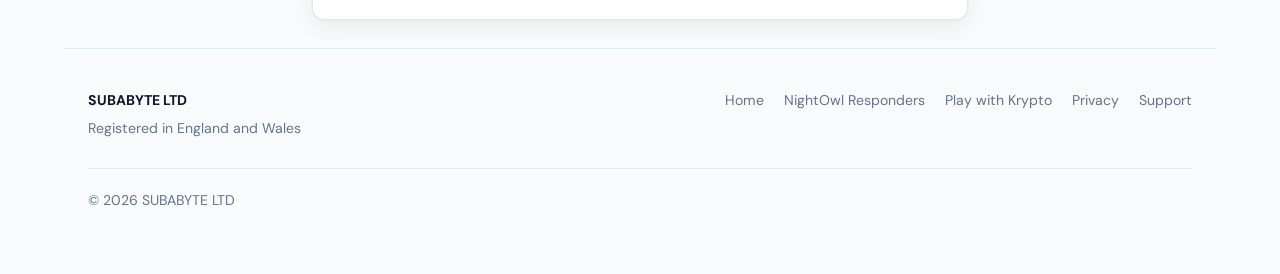
<file: terms.html>
<!DOCTYPE html>
<html lang="en-GB">
<head>
  <meta charset="utf-8">
  <meta name="viewport" content="width=device-width, initial-scale=1">
  <title>Terms of Use — SubaByte</title>
  <meta name="description" content="Terms of Use for SUBABYTE LTD apps, including NightOwl Responders optional support subscriptions and Play with Krypto.">
  <link rel="canonical" href="https://subabyte.co.uk/terms.html">
  <link rel="icon" href="assets/logo-mark.png?v=4" type="image/png">
  <link rel="icon" href="assets/logo-mark.svg?v=4" type="image/svg+xml">
  <link rel="preconnect" href="https://fonts.googleapis.com">
  <link rel="preconnect" href="https://fonts.gstatic.com" crossorigin>
  <link href="https://fonts.googleapis.com/css2?family=DM+Sans:ital,opsz,wght@0,9..40,400;0,9..40,500;0,9..40,600;0,9..40,700&family=Fraunces:opsz,wght@9..144,500;9..144,600;9..144,700&display=swap" rel="stylesheet">
  <link rel="stylesheet" href="styles.css">
</head>
<body>
  <header class="site-header">
    <div class="site-header__inner">
      <a class="brand" href="index.html">
        <img src="assets/logo.png?v=4" alt="SubaByte" width="200" height="40">
      </a>
      <nav>
        <a href="index.html#projects">Projects</a>
        <a href="support.html">Support</a>
        <a href="privacy.html">Privacy</a>
        <a href="terms.html" aria-current="page">Terms</a>
        <a href="mailto:contact@subabyte.co.uk">Contact</a>
      </nav>
    </div>
  </header>

  <main class="page page-hero">
    <p class="eyebrow">Legal</p>
    <h1>Terms of Use</h1>
    <p class="meta">
      Last updated: 9 August 2026<br>
      Applies to: NightOwl Responders (iOS), Play with Krypto (iOS), and this website<br>
      Provider: <strong>SUBABYTE LTD</strong> (“we”, “us”)<br>
      Contact: <a href="mailto:contact@subabyte.co.uk">contact@subabyte.co.uk</a>
    </p>

    <p>
      By using our apps or website, you agree to these Terms.
      Our <a href="privacy.html">Privacy Policy</a> explains how we handle information.
    </p>

    <h2>1. The apps</h2>
    <ul>
      <li>
        <strong><a href="play-with-krypto.html">Play with Krypto</a></strong> —
        an educational cryptography lab. It is not a wallet, exchange, or payment service.
      </li>
      <li>
        <strong><a href="nightowl-responders.html">NightOwl Responders</a></strong> —
        a privacy-first peer-to-peer on-call chat app for private invite-only groups.
        It is not an official clinical, NHS, employer, or emergency system.
      </li>
    </ul>

    <h2>2. Eligibility &amp; accounts</h2>
    <p>
      You must be able to accept these Terms under the laws of your country.
      NightOwl Responders requires Sign in with Apple and iCloud on the device for peer discovery.
      You are responsible for activity under your Apple ID on that device.
    </p>

    <h2>3. Acceptable use</h2>
    <p>You agree not to use our apps to:</p>
    <ul>
      <li>Break the law, or violate others’ privacy or confidentiality obligations</li>
      <li>Harass, abuse, or harm others</li>
      <li>Attempt to disrupt peer connections, reverse engineer for malicious purposes, or circumvent security controls</li>
      <li>Represent NightOwl Responders as an official hospital, NHS, or employer system</li>
    </ul>
    <p>
      For NightOwl, you remain responsible for anything you send.
      Optional on-device sensitivity warnings can miss content or false-alarm.
    </p>

    <h2>4. No official system; no emergency use</h2>
    <p>
      NightOwl Responders is an independent coordination aid.
      Do not rely on it as the sole channel for clinical emergencies, safeguarding, or mandated reporting.
      Keep unresolved work on your organisation’s approved systems.
    </p>

    <h2>5. Peer-to-peer &amp; availability</h2>
    <p>
      NightOwl chat is designed to travel phone-to-phone. We do not operate a NightOwl chat server
      that stores message bodies. Connectivity depends on network conditions (including STUN-based
      WebRTC without TURN). Topics expire; there is no cloud restore of chat history.
      We do not guarantee uninterrupted service.
    </p>

    <h2 id="subscriptions">6. Optional purchases &amp; subscriptions (NightOwl)</h2>
    <p>
      NightOwl may offer optional <strong>one-time tips</strong> and
      <strong>auto-renewable support subscriptions</strong> through Apple In-App Purchase.
      These fund development. <strong>They do not unlock features</strong> — the same app is available
      whether or not you pay.
    </p>
    <ul>
      <li>Payment is charged to your Apple ID at confirmation of purchase.</li>
      <li>Subscriptions renew automatically unless cancelled at least 24 hours before the end of the current period.</li>
      <li>Your account will be charged for renewal within 24 hours prior to the end of the current period.</li>
      <li>Manage or cancel in Apple ID → Subscriptions (or via the in-app Manage subscription control).</li>
      <li>Any unused portion of a free trial, if offered, is forfeited when you purchase a subscription.</li>
    </ul>
    <p>
      Prices are shown in the app and may vary by storefront.
      Apple’s terms also apply to App Store purchases.
    </p>

    <h2>7. Play with Krypto purchases</h2>
    <p>
      Play with Krypto may offer a one-time Pro unlock via Apple In-App Purchase.
      Refunds are handled by Apple under Apple’s policies.
    </p>

    <h2>8. Intellectual property</h2>
    <p>
      Apps, branding, and site content are owned by SUBABYTE LTD or its licensors.
      You receive a limited, non-exclusive, non-transferable licence to use each app
      for personal or internal organisational coordination as intended, subject to these Terms.
    </p>

    <h2>9. Disclaimer of warranties</h2>
    <p>
      Apps and the website are provided “as is” and “as available”.
      To the fullest extent permitted by law, we disclaim warranties of merchantability,
      fitness for a particular purpose, and non-infringement.
      Educational demos and on-call coordination aids may contain errors.
    </p>

    <h2>10. Limitation of liability</h2>
    <p>
      To the fullest extent permitted by law, SUBABYTE LTD is not liable for indirect,
      incidental, special, consequential, or punitive damages, or for loss of data, profits,
      or goodwill arising from use of the apps. Our total liability for any claim relating
      to an app is limited to the amount you paid us for that app in the twelve months
      before the claim (or £0 if you paid nothing beyond optional tips/subscriptions).
      Nothing in these Terms excludes liability that cannot be excluded under UK law.
    </p>

    <h2>11. Changes &amp; termination</h2>
    <p>
      We may update these Terms; the “Last updated” date will change.
      We may stop offering an app or feature. You may stop using an app at any time
      and delete it from your device. Subscription cancellation is through Apple.
    </p>

    <h2>12. Governing law</h2>
    <p>
      These Terms are governed by the laws of England and Wales.
      Courts of England and Wales have exclusive jurisdiction, without prejudice to
      mandatory consumer protections that apply where you live.
    </p>

    <h2>13. Contact</h2>
    <div class="card">
      <p><strong>SUBABYTE LTD</strong></p>
      <p>Registered in England and Wales (registered office available on Companies House)</p>
      <p>Email: <a href="mailto:contact@subabyte.co.uk">contact@subabyte.co.uk</a></p>
      <p>Website: <a href="https://subabyte.co.uk">https://subabyte.co.uk</a></p>
      <p>
        Privacy: <a href="privacy.html">Privacy Policy</a> ·
        Support: <a href="support.html">Support</a>
      </p>
    </div>
  </main>

  <footer class="site-footer">
    <div class="footer-brand">
      <strong>SUBABYTE LTD</strong>
      <span>Registered in England and Wales</span>
    </div>
    <div class="footer-links">
      <a href="index.html">Home</a>
      <a href="nightowl-responders.html">NightOwl Responders</a>
      <a href="play-with-krypto.html">Play with Krypto</a>
      <a href="privacy.html">Privacy</a>
      <a href="support.html">Support</a>
    </div>
    <p class="footer-copy">© <span id="year"></span> SUBABYTE LTD</p>
  </footer>
  <script>document.getElementById("year").textContent = new Date().getFullYear();</script>
</body>
</html>
</file>
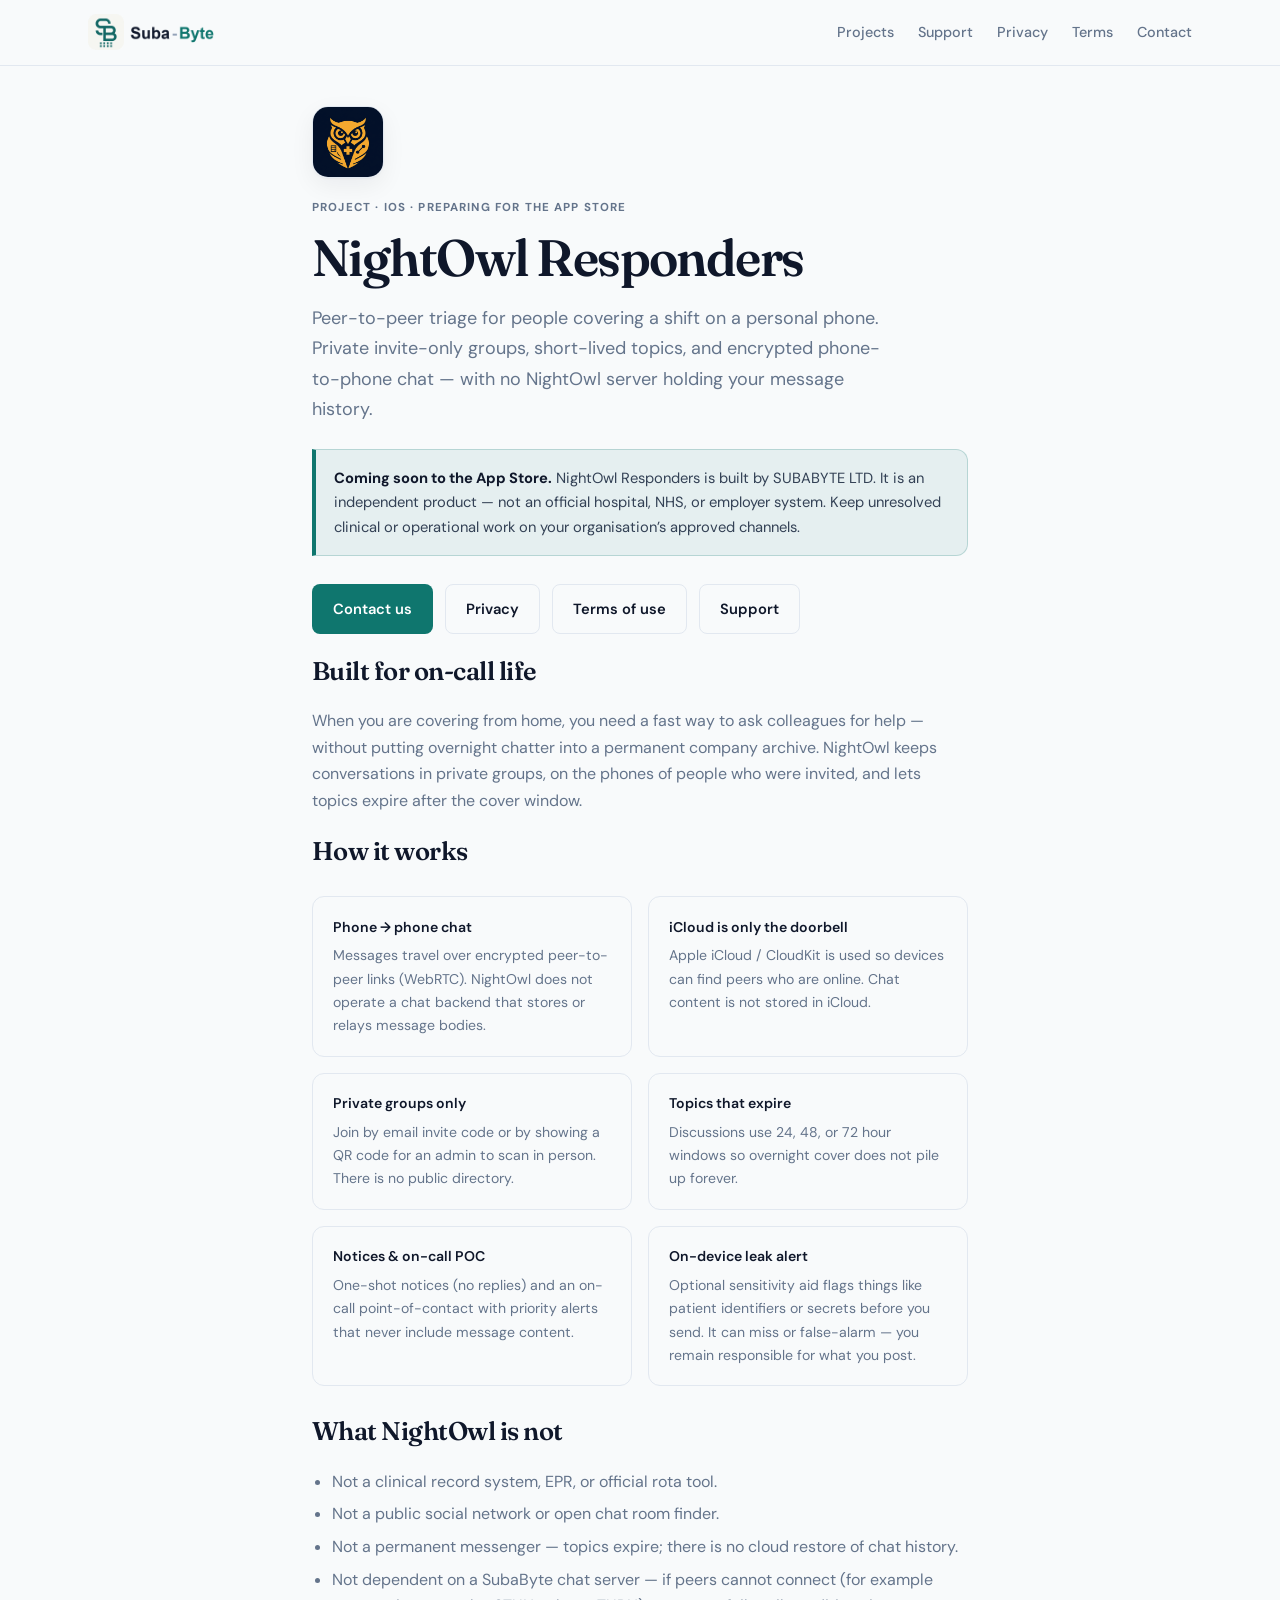
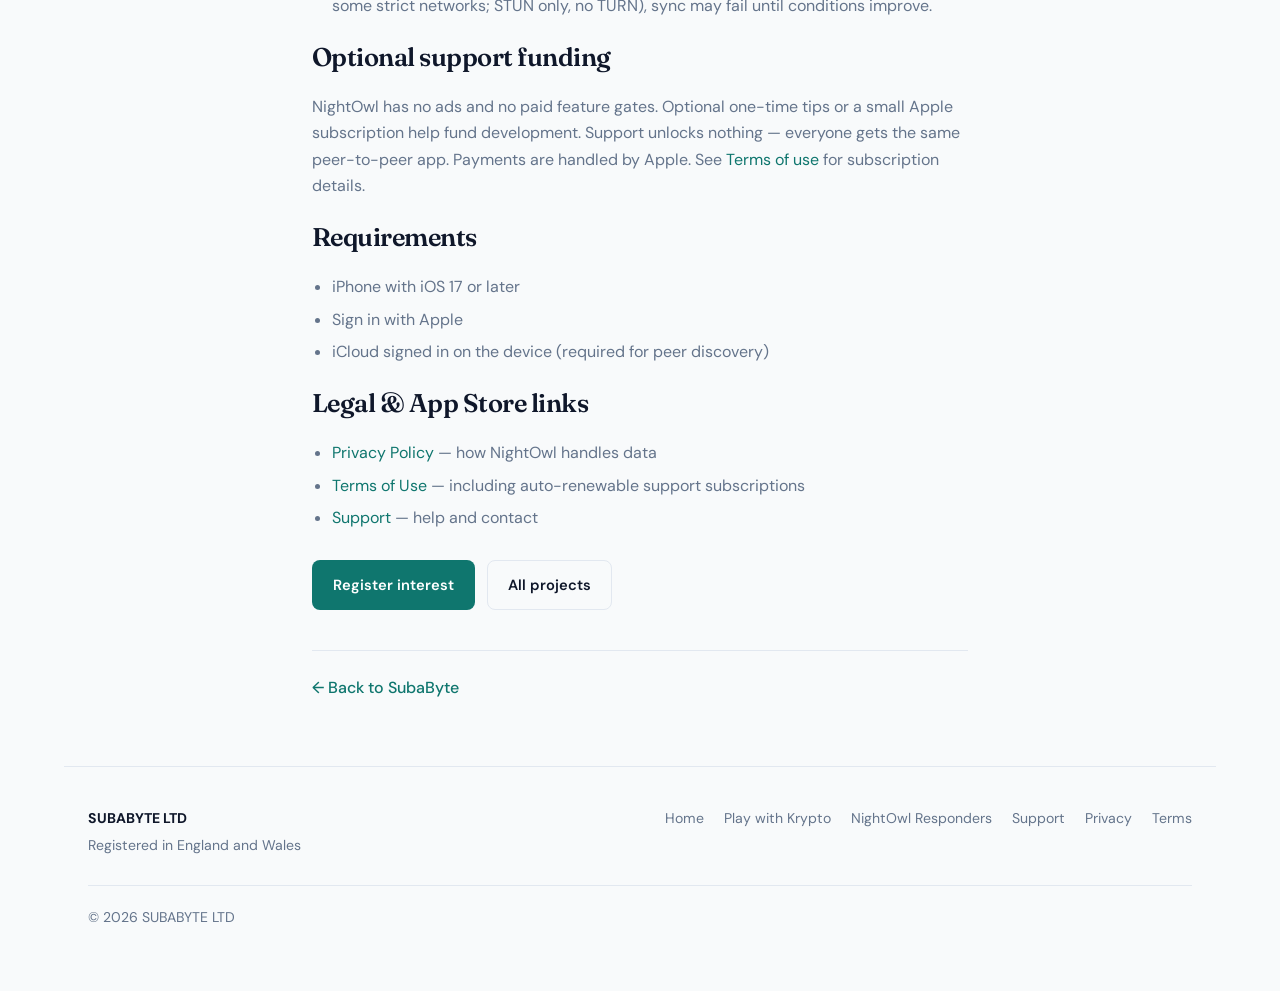
<file: topic-chat.html>
<!DOCTYPE html>
<html lang="en-GB">
<head>
  <meta charset="utf-8">
  <meta name="viewport" content="width=device-width, initial-scale=1">
  <title>Topic Chat is now NightOwl Responders — SubaByte</title>
  <meta name="description" content="Topic Chat has been renamed NightOwl Responders. Redirecting to the product page.">
  <meta http-equiv="refresh" content="0; url=nightowl-responders.html">
  <link rel="canonical" href="https://subabyte.co.uk/nightowl-responders.html">
  <link rel="icon" href="assets/logo-mark.png?v=4" type="image/png">
  <link rel="icon" href="assets/logo-mark.svg?v=4" type="image/svg+xml">
  <link rel="stylesheet" href="styles.css">
</head>
<body>
  <main class="page page-hero">
    <p class="eyebrow">Renamed</p>
    <h1>Topic Chat is now NightOwl Responders</h1>
    <p class="lede">
      The project formerly called Topic Chat is shipping as
      <strong>NightOwl Responders</strong> — privacy-first peer-to-peer chat for on-call cover.
    </p>
    <p class="cta-row">
      <a class="button" href="nightowl-responders.html">Go to NightOwl Responders</a>
      <a class="button ghost" href="index.html">Home</a>
    </p>
  </main>
  <script>location.replace("nightowl-responders.html");</script>
</body>
</html>
</file>
<file: styles.css>
/* SubaByte LTD — company site */
:root {
  --bg: #f8fafb;
  --bg-elevated: #ffffff;
  --ink: #0f172a;
  --ink-soft: #334155;
  --muted: #64748b;
  --accent: #0f766e;
  --accent-dark: #134e4a;
  --accent-soft: rgba(15, 118, 110, 0.08);
  --accent-border: rgba(15, 118, 110, 0.22);
  --line: #e2e8f0;
  --shadow: 0 1px 2px rgba(15, 23, 42, 0.04), 0 8px 24px rgba(15, 23, 42, 0.06);
  --shadow-lg: 0 4px 6px rgba(15, 23, 42, 0.04), 0 20px 40px rgba(15, 23, 42, 0.08);
  --max: 44rem;
  --wide: 72rem;
  --radius: 12px;
  --radius-lg: 16px;
  --sans: "DM Sans", "Segoe UI", system-ui, sans-serif;
  --serif: "Fraunces", Georgia, "Times New Roman", serif;
}

* { box-sizing: border-box; }
html { scroll-behavior: smooth; }

body {
  margin: 0;
  font-family: var(--sans);
  background: var(--bg);
  color: var(--ink);
  line-height: 1.65;
  min-height: 100vh;
  -webkit-font-smoothing: antialiased;
}

a { color: var(--accent); text-decoration: none; }
a:hover { text-decoration: underline; text-underline-offset: 0.18em; }

/* Header */
.site-header {
  position: sticky;
  top: 0;
  z-index: 100;
  background: rgba(248, 250, 251, 0.92);
  backdrop-filter: blur(12px);
  border-bottom: 1px solid var(--line);
}

.site-header__inner {
  max-width: var(--wide);
  margin: 0 auto;
  padding: 0.9rem 1.5rem;
  display: flex;
  align-items: center;
  justify-content: space-between;
  gap: 1rem;
}

.brand {
  display: flex;
  align-items: center;
  gap: 0.65rem;
  text-decoration: none;
  color: var(--ink);
}

.brand:hover { text-decoration: none; }

.brand img,
.brand svg {
  height: 36px;
  width: auto;
  display: block;
}

.brand--compact img { height: 32px; }

nav {
  display: flex;
  flex-wrap: wrap;
  justify-content: flex-end;
  align-items: center;
  gap: 0.25rem 1.5rem;
}

nav a {
  color: var(--muted);
  font-size: 0.9rem;
  font-weight: 500;
  text-decoration: none;
}

nav a:hover,
nav a[aria-current="page"] {
  color: var(--ink);
}

/* Layout */
.hero,
.page,
.section {
  max-width: var(--max);
  margin: 0 auto;
  padding: 2.5rem 1.5rem 0.5rem;
}

.section--wide {
  max-width: var(--wide);
}

.company-hero {
  max-width: var(--wide);
  padding: 4rem 1.5rem 3rem;
  display: grid;
  grid-template-columns: 1fr;
  gap: 2.5rem;
  align-items: center;
}

@media (min-width: 900px) {
  .company-hero {
    grid-template-columns: 1.15fr 0.85fr;
    padding-top: 5rem;
    padding-bottom: 4rem;
  }
}

.hero-panel {
  background: var(--bg-elevated);
  border: 1px solid var(--line);
  border-radius: var(--radius-lg);
  padding: 1.75rem;
  box-shadow: var(--shadow);
}

.hero-panel__title {
  font-size: 0.72rem;
  font-weight: 700;
  letter-spacing: 0.08em;
  text-transform: uppercase;
  color: var(--accent);
  margin: 0 0 1rem;
}

.trust-list {
  list-style: none;
  padding: 0;
  margin: 0;
}

.trust-list li {
  display: flex;
  align-items: flex-start;
  gap: 0.65rem;
  padding: 0.55rem 0;
  border-bottom: 1px solid var(--line);
  color: var(--ink-soft);
  font-size: 0.92rem;
}

.trust-list li:last-child { border-bottom: none; }

.trust-list li::before {
  content: "✓";
  color: var(--accent);
  font-weight: 700;
  flex-shrink: 0;
}

.eyebrow {
  text-transform: uppercase;
  letter-spacing: 0.1em;
  font-size: 0.72rem;
  color: var(--accent);
  font-weight: 700;
  margin: 0 0 0.85rem;
}

h1 {
  font-family: var(--serif);
  font-size: clamp(2.2rem, 5vw, 3.2rem);
  font-weight: 600;
  line-height: 1.1;
  letter-spacing: -0.03em;
  margin: 0 0 1rem;
  color: var(--ink);
}

h2 {
  font-family: var(--serif);
  font-size: 1.6rem;
  font-weight: 600;
  margin: 0 0 0.85rem;
  letter-spacing: -0.02em;
}

h3 {
  font-family: var(--serif);
  font-size: 1.25rem;
  font-weight: 600;
  margin: 0 0 0.5rem;
}

h4 {
  font-size: 0.95rem;
  font-weight: 600;
  margin: 1.25rem 0 0.4rem;
  color: var(--ink);
}

.lede,
.section p,
.page p,
.section-intro {
  color: var(--muted);
}

.lede {
  font-size: 1.125rem;
  max-width: 36rem;
  margin: 0;
  line-height: 1.7;
}

.section p { margin: 0 0 1rem; }
.section-intro { margin: -0.2rem 0 1.75rem; }

.section-heading {
  max-width: var(--wide);
  margin: 0 auto;
  padding: 0 1.5rem;
}

.section-heading h2 { margin-bottom: 0.35rem; }

/* Buttons */
.cta-row {
  display: flex;
  flex-wrap: wrap;
  gap: 0.75rem;
  margin-top: 1.75rem;
}

.button {
  display: inline-flex;
  align-items: center;
  justify-content: center;
  padding: 0.75rem 1.25rem;
  border-radius: 8px;
  background: var(--accent);
  color: #fff;
  font-weight: 600;
  font-size: 0.92rem;
  text-decoration: none;
  border: 1px solid transparent;
  transition: background 0.15s ease, transform 0.15s ease;
}

.button:hover {
  text-decoration: none;
  background: var(--accent-dark);
}

.button.ghost {
  background: transparent;
  color: var(--ink);
  border-color: var(--line);
}

.button.ghost:hover {
  background: var(--bg-elevated);
  border-color: var(--muted);
}

/* Official Apple App Store badge — do not recolor or alter artwork */
.app-store-badge {
  display: inline-flex;
  align-items: center;
  line-height: 0;
  text-decoration: none;
}

.app-store-badge:hover {
  text-decoration: none;
  opacity: 0.92;
}

.app-store-badge img {
  display: block;
  height: 40px;
  width: auto;
}

.text-link {
  font-weight: 600;
  color: var(--accent);
}

/* Project cards */
.project-grid {
  max-width: var(--wide);
  margin: 0 auto;
  padding: 0 1.5rem 1rem;
  display: grid;
  gap: 1.25rem;
}

@media (min-width: 768px) {
  .project-grid {
    grid-template-columns: repeat(2, 1fr);
  }

  .project-grid .project--featured {
    grid-column: 1 / -1;
  }
}

.project {
  background: var(--bg-elevated);
  border: 1px solid var(--line);
  border-radius: var(--radius-lg);
  padding: 1.5rem 1.6rem;
  box-shadow: var(--shadow);
  display: flex;
  flex-direction: column;
  gap: 0.75rem;
}

.project--featured {
  display: grid;
  gap: 1.5rem;
}

@media (min-width: 768px) {
  .project--featured {
    grid-template-columns: 1fr 1fr;
    padding: 2rem;
  }
}

.project-soon {
  border-style: dashed;
  background: transparent;
  box-shadow: none;
}

.project-icon {
  width: 48px;
  height: 48px;
  border-radius: 10px;
  display: flex;
  align-items: center;
  justify-content: center;
  font-size: 1.35rem;
  background: var(--accent-soft);
  border: 1px solid var(--accent-border);
}

.project-app-icon {
  width: 56px;
  height: 56px;
  border-radius: 12px;
  display: block;
  object-fit: cover;
  border: 1px solid var(--line);
  box-shadow: var(--shadow);
}

.project-page .app-hero-icon {
  width: 72px;
  height: 72px;
  border-radius: 16px;
  display: block;
  margin: 0 0 1.25rem;
  object-fit: cover;
  border: 1px solid var(--line);
  box-shadow: var(--shadow);
}

.project-status {
  margin: 0;
  font-size: 0.7rem;
  font-weight: 700;
  letter-spacing: 0.07em;
  text-transform: uppercase;
  color: var(--accent);
}

.project-soon .project-status { color: var(--muted); }

.project-copy p {
  margin: 0 0 0.75rem;
  color: var(--muted);
  font-size: 0.95rem;
}

.project-copy p:last-child { margin-bottom: 0; }

.feature-tags {
  display: flex;
  flex-wrap: wrap;
  gap: 0.45rem;
  margin: 0.5rem 0 0;
  padding: 0;
  list-style: none;
}

.feature-tags li {
  font-size: 0.75rem;
  font-weight: 600;
  padding: 0.3rem 0.65rem;
  border-radius: 999px;
  background: var(--accent-soft);
  color: var(--accent-dark);
  border: 1px solid var(--accent-border);
}

/* Values strip */
.values-strip {
  max-width: var(--wide);
  margin: 3rem auto 0;
  padding: 2rem 1.5rem;
  display: grid;
  gap: 1.25rem;
  border-top: 1px solid var(--line);
  border-bottom: 1px solid var(--line);
  background: var(--bg-elevated);
}

@media (min-width: 768px) {
  .values-strip {
    grid-template-columns: repeat(3, 1fr);
    gap: 2rem;
  }
}

.value-item h3 {
  font-family: var(--sans);
  font-size: 0.95rem;
  margin-bottom: 0.35rem;
}

.value-item p {
  margin: 0;
  font-size: 0.9rem;
  color: var(--muted);
}

/* Contact */
.contact-band {
  max-width: var(--wide);
  margin: 0 auto;
  padding: 3rem 1.5rem 4rem;
  text-align: center;
}

.contact-band h2 { margin-bottom: 0.5rem; }

.contact-band p {
  color: var(--muted);
  max-width: 28rem;
  margin: 0 auto 1.25rem;
}

/* Cards & content */
.card {
  margin: 1.25rem 0;
  padding: 1.35rem 1.5rem;
  background: var(--bg-elevated);
  border: 1px solid var(--line);
  border-radius: var(--radius);
  box-shadow: var(--shadow);
}

.card strong { color: var(--ink); }
.card p { color: var(--muted); margin: 0.35rem 0; }

.card-grid {
  display: grid;
  gap: 1rem;
  margin: 1.5rem 0;
}

@media (min-width: 600px) {
  .card-grid { grid-template-columns: repeat(2, 1fr); }
}

.info-card {
  padding: 1.15rem 1.25rem;
  background: var(--bg);
  border: 1px solid var(--line);
  border-radius: var(--radius);
}

.info-card h4 {
  margin: 0 0 0.35rem;
  font-size: 0.88rem;
}

.info-card p {
  margin: 0;
  font-size: 0.88rem;
  color: var(--muted);
}

table {
  width: 100%;
  border-collapse: collapse;
  margin: 1rem 0 1.5rem;
  font-size: 0.92rem;
  background: var(--bg-elevated);
  border: 1px solid var(--line);
  border-radius: var(--radius);
  overflow: hidden;
}

th, td {
  text-align: left;
  padding: 0.75rem 1rem;
  border-bottom: 1px solid var(--line);
  vertical-align: top;
  color: var(--muted);
}

th {
  color: var(--ink);
  font-weight: 600;
  background: var(--bg);
  font-size: 0.82rem;
  text-transform: uppercase;
  letter-spacing: 0.04em;
}

tr:last-child td { border-bottom: none; }

ul, ol { padding-left: 1.25rem; color: var(--muted); }
li { margin: 0.4rem 0; }

.meta {
  font-size: 0.88rem;
  color: var(--muted);
  margin-bottom: 2rem;
  padding-bottom: 1.5rem;
  border-bottom: 1px solid var(--line);
}

.note {
  font-size: 0.92rem;
  background: var(--accent-soft);
  border: 1px solid var(--accent-border);
  border-left: 4px solid var(--accent);
  border-radius: 0 var(--radius) var(--radius) 0;
  padding: 1rem 1.15rem;
  margin: 1.5rem 0;
  color: var(--ink-soft);
}

.note strong { color: var(--ink); }

.back-link {
  margin-top: 2.5rem;
  padding-top: 1.5rem;
  border-top: 1px solid var(--line);
  font-weight: 500;
}

.page-hero {
  padding-top: 3rem;
  padding-bottom: 0.5rem;
}

.project-page { padding-top: 2.5rem; padding-bottom: 3rem; }

.promo-video {
  margin: 1.75rem 0 0;
  padding: 0;
  width: 100%;
  max-width: 100%;
  scroll-margin-top: 5.5rem;
}

.promo-video__frame {
  position: relative;
  width: 100%;
  max-width: 100%;
  overflow: hidden;
  border-radius: var(--radius-lg);
  background: #0b1220;
  border: 1px solid var(--line);
  box-shadow: var(--shadow-lg);
  aspect-ratio: 16 / 9;
}

.promo-video video {
  display: block;
  position: absolute;
  inset: 0;
  width: 100%;
  height: 100%;
  margin: 0;
  object-fit: contain;
  object-position: center center;
  background: #0b1220;
}

.promo-video figcaption {
  margin-top: 0.65rem;
  font-size: 0.9rem;
  color: var(--muted);
}

/* Let the promo breathe a bit wider than body copy on this page */
.project-page .promo-video {
  max-width: min(100%, 52rem);
}

.faq-item { margin-bottom: 1.5rem; }
.faq-item h3 {
  font-family: var(--sans);
  font-size: 1rem;
  margin-bottom: 0.35rem;
}

/* Footer */
.site-footer {
  max-width: var(--wide);
  margin: 0 auto;
  padding: 2.5rem 1.5rem 3rem;
  border-top: 1px solid var(--line);
  color: var(--muted);
  font-size: 0.88rem;
  display: grid;
  gap: 1.25rem;
}

@media (min-width: 640px) {
  .site-footer {
    grid-template-columns: 1fr auto;
    align-items: start;
  }

  .footer-copy {
    grid-column: 1 / -1;
    margin-top: 0.5rem;
    padding-top: 1.25rem;
    border-top: 1px solid var(--line);
  }
}

.footer-links {
  display: flex;
  flex-wrap: wrap;
  gap: 0.75rem 1.25rem;
}

.footer-links a { color: var(--muted); }
.footer-links a:hover { color: var(--ink); }

.footer-brand strong {
  display: block;
  color: var(--ink);
  margin-bottom: 0.25rem;
}

@media (max-width: 640px) {
  .site-header__inner {
    flex-direction: column;
    align-items: flex-start;
  }

  nav { justify-content: flex-start; }

  .company-hero {
    padding-top: 2.5rem;
  }
}
</file>
